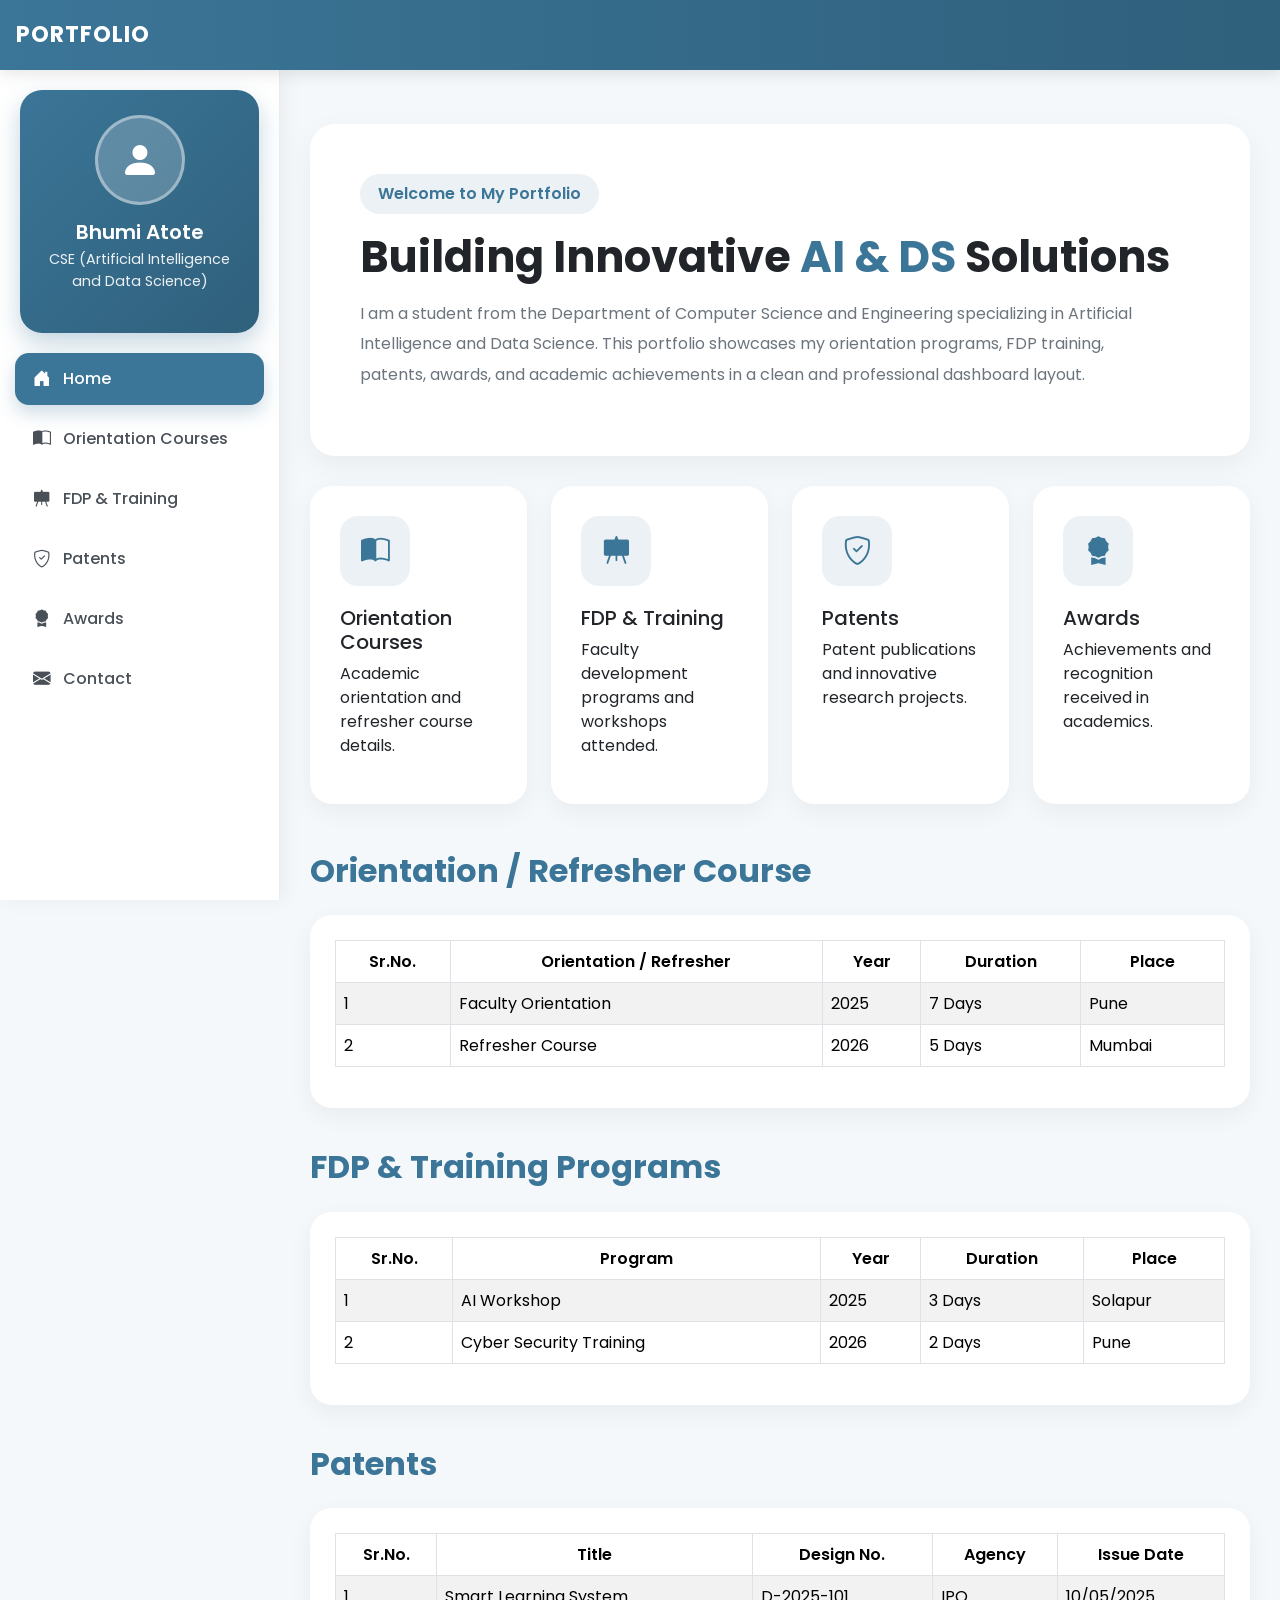
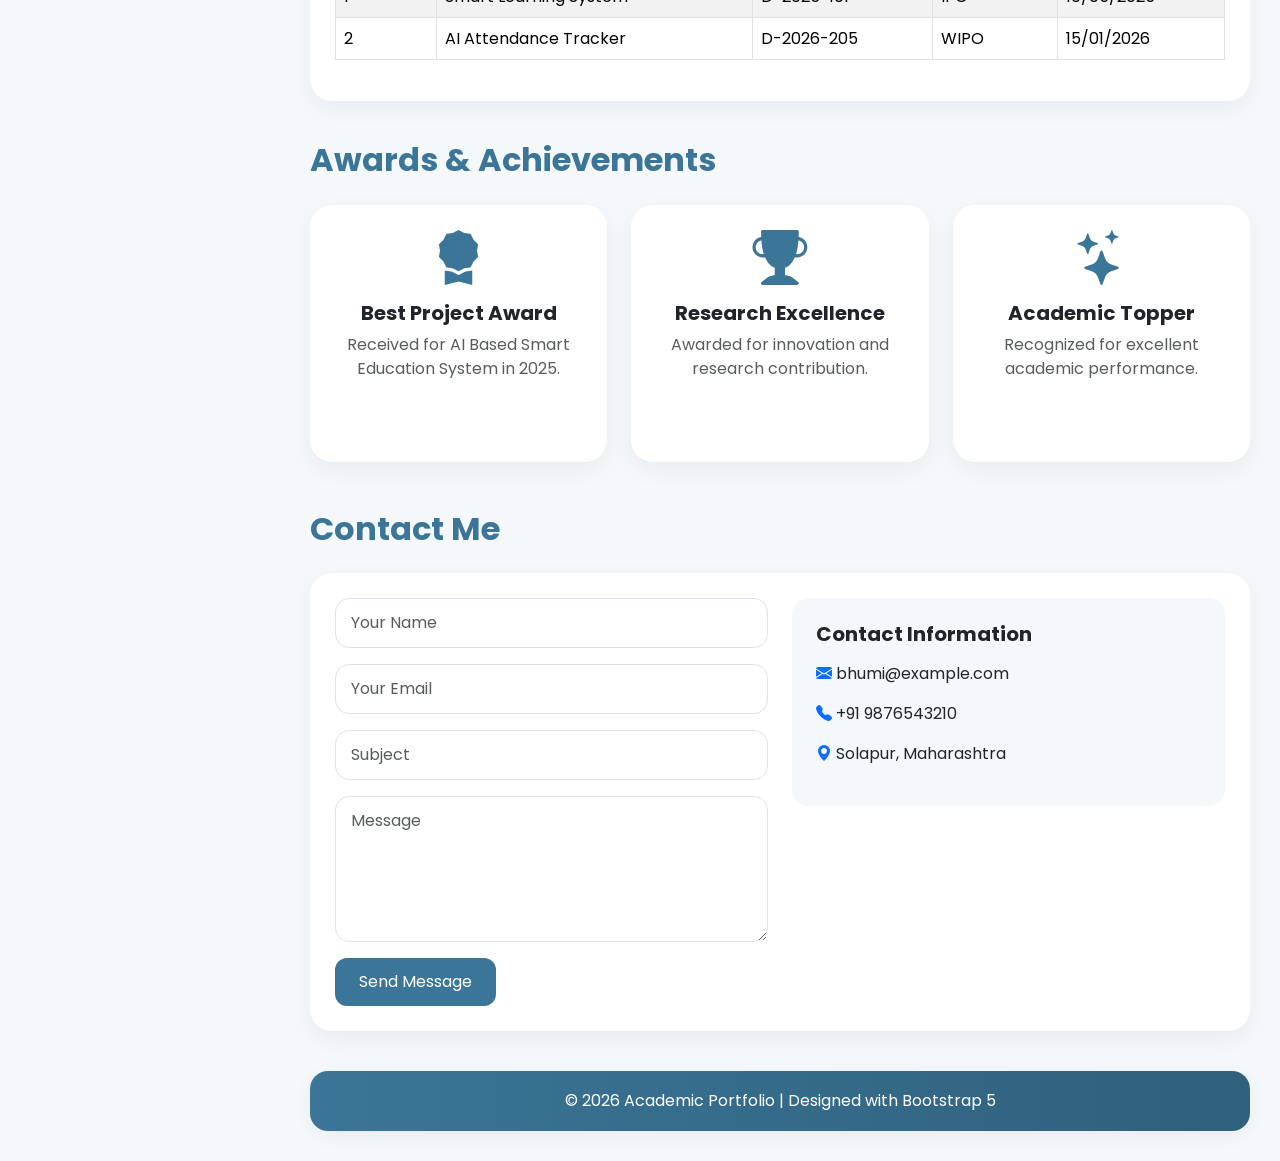
<file: index.html>
# Complete Student Portfolio Website (Single index.html File)

```html
<!DOCTYPE html>
<html lang="en">
<head>
  <meta charset="UTF-8" />
  <meta name="viewport" content="width=device-width, initial-scale=1.0"/>
  <title>Student Portfolio</title>

  <!-- Google Font -->
  <link href="https://fonts.googleapis.com/css2?family=Poppins:wght@300;400;500;600;700&display=swap" rel="stylesheet">

  <!-- Bootstrap CSS -->
  <link href="https://cdn.jsdelivr.net/npm/bootstrap@5.3.3/dist/css/bootstrap.min.css" rel="stylesheet">

  <!-- Bootstrap Icons -->
  <link href="https://cdn.jsdelivr.net/npm/bootstrap-icons@1.11.3/font/bootstrap-icons.css" rel="stylesheet">

  <style>

    :root{
      --primary:#3B7597;
      --primary-dark:#2f607c;
      --bg:#f5f8fb;
      --sidebar-width:280px;
      --topbar-height:70px;
    }

    *{
      margin:0;
      padding:0;
      box-sizing:border-box;
      font-family:'Poppins',sans-serif;
    }

    body{
      background:var(--bg);
      overflow-x:hidden;
    }

    html{
      scroll-behavior:smooth;
    }

    /* ================= NAVBAR ================= */

    .top-navbar{
      height:var(--topbar-height);
      background:linear-gradient(90deg,var(--primary),var(--primary-dark));
      box-shadow:0 4px 15px rgba(0,0,0,0.1);
      z-index:1050;
    }

    .navbar-brand{
      color:#fff !important;
      font-weight:700;
      font-size:1.4rem;
      letter-spacing:1px;
    }

    .menu-toggle{
      border:none;
      background:transparent;
      color:white;
      font-size:1.6rem;
    }

    /* ================= SIDEBAR ================= */

    .sidebar{
      position:fixed;
      top:var(--topbar-height);
      left:0;
      width:var(--sidebar-width);
      height:calc(100vh - var(--topbar-height));
      background:#fff;
      overflow-y:auto;
      border-right:1px solid #e8edf3;
      box-shadow:4px 0 20px rgba(0,0,0,0.05);
      transition:0.3s ease;
      z-index:1040;
    }

    .profile-card{
      margin:20px;
      padding:25px 20px;
      background:linear-gradient(135deg,var(--primary),var(--primary-dark));
      border-radius:22px;
      color:white;
      text-align:center;
      box-shadow:0 10px 25px rgba(59,117,151,0.3);
    }

    .profile-avatar{
      width:90px;
      height:90px;
      border-radius:50%;
      margin:auto;
      margin-bottom:15px;
      background:rgba(255,255,255,0.2);
      display:flex;
      align-items:center;
      justify-content:center;
      font-size:2.5rem;
      border:3px solid rgba(255,255,255,0.4);
    }

    .profile-card h5{
      font-weight:600;
      margin-bottom:5px;
    }

    .profile-card p{
      font-size:0.9rem;
      opacity:0.9;
    }

    .sidebar-menu{
      padding:0 15px 20px;
    }

    .sidebar-menu .nav-link{
      padding:14px 18px;
      border-radius:14px;
      color:#495057;
      font-weight:500;
      margin-bottom:8px;
      display:flex;
      align-items:center;
      transition:0.3s;
    }

    .sidebar-menu .nav-link i{
      margin-right:12px;
      font-size:1.1rem;
    }

    .sidebar-menu .nav-link:hover{
      background:rgba(59,117,151,0.1);
      color:var(--primary);
      transform:translateX(5px);
    }

    .sidebar-menu .nav-link.active{
      background:var(--primary);
      color:#fff;
      box-shadow:0 8px 18px rgba(59,117,151,0.25);
    }

    /* ================= MAIN CONTENT ================= */

    .main-content{
      margin-left:var(--sidebar-width);
      margin-top:var(--topbar-height);
      padding:30px;
      min-height:100vh;
    }

    /* ================= HERO SECTION ================= */

    .hero-card{
      background:#fff;
      border-radius:25px;
      padding:50px;
      box-shadow:0 10px 30px rgba(0,0,0,0.05);
      margin-bottom:30px;
    }

    .hero-badge{
      display:inline-block;
      background:rgba(59,117,151,0.1);
      color:var(--primary);
      padding:8px 18px;
      border-radius:50px;
      font-weight:600;
      margin-bottom:18px;
    }

    .hero-title{
      font-size:2.7rem;
      font-weight:700;
      margin-bottom:15px;
      color:#212529;
    }

    .hero-title span{
      color:var(--primary);
    }

    .hero-text{
      color:#6c757d;
      line-height:1.9;
      font-size:1rem;
      max-width:800px;
    }

    /* ================= INFO CARDS ================= */

    .info-card{
      background:#fff;
      border:none;
      border-radius:22px;
      padding:30px;
      box-shadow:0 8px 25px rgba(0,0,0,0.05);
      transition:0.3s ease;
      height:100%;
    }

    .info-card:hover{
      transform:translateY(-8px);
      box-shadow:0 14px 35px rgba(0,0,0,0.08);
    }

    .info-icon{
      width:70px;
      height:70px;
      border-radius:18px;
      background:rgba(59,117,151,0.1);
      color:var(--primary);
      display:flex;
      align-items:center;
      justify-content:center;
      font-size:1.8rem;
      margin-bottom:20px;
    }

    /* ================= TABLE SECTION ================= */

    .section-title{
      font-size:2rem;
      font-weight:700;
      color:#3B7597;
      margin-bottom:25px;
    }

    .card-box{
      background:#fff;
      padding:25px;
      border-radius:22px;
      box-shadow:0 8px 25px rgba(0,0,0,0.05);
      margin-bottom:40px;
      transition:0.3s;
    }

    .card-box:hover{
      transform:translateY(-5px);
      box-shadow:0 12px 30px rgba(0,0,0,0.08);
    }

    .table thead{
      background:#3B7597;
      color:#fff;
    }

    .table th{
      font-weight:600;
      text-align:center;
      vertical-align:middle;
    }

    .table td{
      vertical-align:middle;
    }

    .table tbody tr:hover{
      background:#f3f8fc;
    }

    .table td[contenteditable="true"]{
      outline:none;
    }

    /* ================= CONTACT ================= */

    .form-control{
      border-radius:14px;
      padding:12px 15px;
      border:1px solid #dce3ea;
    }

    .btn-primary{
      background:#3B7597;
      border:none;
      border-radius:12px;
      padding:12px 25px;
    }

    .btn-primary:hover{
      background:#2f607c;
    }

    /* ================= FOOTER ================= */

    .footer{
      margin-top:35px;
      background:linear-gradient(90deg,var(--primary),var(--primary-dark));
      padding:18px;
      border-radius:18px;
      text-align:center;
      color:#fff;
      box-shadow:0 5px 20px rgba(0,0,0,0.05);
    }

    /* ================= RESPONSIVE ================= */

    @media(max-width:991px){

      .sidebar{
        left:-100%;
      }

      .sidebar.show{
        left:0;
      }

      .main-content{
        margin-left:0;
      }

    }

    @media(max-width:576px){

      .hero-card{
        padding:30px 20px;
      }

      .hero-title{
        font-size:2rem;
      }

      .main-content{
        padding:20px;
      }

    }

  </style>
</head>

<body>

<!-- ================= NAVBAR ================= -->

<nav class="navbar top-navbar fixed-top px-3">

  <button class="menu-toggle d-lg-none" id="menuToggle">
    <i class="bi bi-list"></i>
  </button>

  <a class="navbar-brand mx-auto mx-lg-0" href="#">
    PORTFOLIO
  </a>

</nav>

<!-- ================= SIDEBAR ================= -->

<aside class="sidebar" id="sidebar">

  <div class="profile-card">

    <div class="profile-avatar">
      <i class="bi bi-person-fill"></i>
    </div>

    <h5>Bhumi Atote</h5>

    <p>
      CSE (Artificial Intelligence and Data Science)
    </p>

  </div>

  <nav class="sidebar-menu nav flex-column">

    <a href="#home" class="nav-link active">
      <i class="bi bi-house-door-fill"></i>
      Home
    </a>

    <a href="#orientation" class="nav-link">
      <i class="bi bi-book-half"></i>
      Orientation Courses
    </a>

    <a href="#fdp" class="nav-link">
      <i class="bi bi-easel-fill"></i>
      FDP & Training
    </a>

    <a href="#patents" class="nav-link">
      <i class="bi bi-shield-check"></i>
      Patents
    </a>

    <a href="#awards" class="nav-link">
      <i class="bi bi-award-fill"></i>
      Awards
    </a>

    <a href="#contact" class="nav-link">
      <i class="bi bi-envelope-fill"></i>
      Contact
    </a>

  </nav>

</aside>

<!-- ================= MAIN CONTENT ================= -->

<main class="main-content">

  <!-- HERO -->

  <section class="hero-card" id="home">

    <span class="hero-badge">
      Welcome to My Portfolio
    </span>

    <h1 class="hero-title">
      Building Innovative <span>AI & DS</span> Solutions
    </h1>

    <p class="hero-text">
      I am a student from the Department of Computer Science and Engineering specializing in Artificial Intelligence and Data Science. This portfolio showcases my orientation programs, FDP training, patents, awards, and academic achievements in a clean and professional dashboard layout.
    </p>

  </section>

  <!-- CARDS -->

  <div class="row g-4 mb-5">

    <div class="col-md-6 col-xl-3">
      <div class="info-card">
        <div class="info-icon">
          <i class="bi bi-book-half"></i>
        </div>
        <h5>Orientation Courses</h5>
        <p>Academic orientation and refresher course details.</p>
      </div>
    </div>

    <div class="col-md-6 col-xl-3">
      <div class="info-card">
        <div class="info-icon">
          <i class="bi bi-easel-fill"></i>
        </div>
        <h5>FDP & Training</h5>
        <p>Faculty development programs and workshops attended.</p>
      </div>
    </div>

    <div class="col-md-6 col-xl-3">
      <div class="info-card">
        <div class="info-icon">
          <i class="bi bi-shield-check"></i>
        </div>
        <h5>Patents</h5>
        <p>Patent publications and innovative research projects.</p>
      </div>
    </div>

    <div class="col-md-6 col-xl-3">
      <div class="info-card">
        <div class="info-icon">
          <i class="bi bi-award-fill"></i>
        </div>
        <h5>Awards</h5>
        <p>Achievements and recognition received in academics.</p>
      </div>
    </div>

  </div>

  <!-- ORIENTATION -->

  <section id="orientation">

    <h2 class="section-title">
      Orientation / Refresher Course
    </h2>

    <div class="card-box">

      <div class="table-responsive">

        <table class="table table-bordered table-striped align-middle">

          <thead>
            <tr>
              <th>Sr.No.</th>
              <th>Orientation / Refresher</th>
              <th>Year</th>
              <th>Duration</th>
              <th>Place</th>
            </tr>
          </thead>

          <tbody>

            <tr>
              <td contenteditable="true">1</td>
              <td contenteditable="true">Faculty Orientation</td>
              <td contenteditable="true">2025</td>
              <td contenteditable="true">7 Days</td>
              <td contenteditable="true">Pune</td>
            </tr>

            <tr>
              <td contenteditable="true">2</td>
              <td contenteditable="true">Refresher Course</td>
              <td contenteditable="true">2026</td>
              <td contenteditable="true">5 Days</td>
              <td contenteditable="true">Mumbai</td>
            </tr>

          </tbody>

        </table>

      </div>

    </div>

  </section>

  <!-- FDP -->

  <section id="fdp">

    <h2 class="section-title">
      FDP & Training Programs
    </h2>

    <div class="card-box">

      <div class="table-responsive">

        <table class="table table-bordered table-striped align-middle">

          <thead>
            <tr>
              <th>Sr.No.</th>
              <th>Program</th>
              <th>Year</th>
              <th>Duration</th>
              <th>Place</th>
            </tr>
          </thead>

          <tbody>

            <tr>
              <td contenteditable="true">1</td>
              <td contenteditable="true">AI Workshop</td>
              <td contenteditable="true">2025</td>
              <td contenteditable="true">3 Days</td>
              <td contenteditable="true">Solapur</td>
            </tr>

            <tr>
              <td contenteditable="true">2</td>
              <td contenteditable="true">Cyber Security Training</td>
              <td contenteditable="true">2026</td>
              <td contenteditable="true">2 Days</td>
              <td contenteditable="true">Pune</td>
            </tr>

          </tbody>

        </table>

      </div>

    </div>

  </section>

  <!-- PATENTS -->

  <section id="patents">

    <h2 class="section-title">
      Patents
    </h2>

    <div class="card-box">

      <div class="table-responsive">

        <table class="table table-bordered table-striped align-middle">

          <thead>
            <tr>
              <th>Sr.No.</th>
              <th>Title</th>
              <th>Design No.</th>
              <th>Agency</th>
              <th>Issue Date</th>
            </tr>
          </thead>

          <tbody>

            <tr>
              <td contenteditable="true">1</td>
              <td contenteditable="true">Smart Learning System</td>
              <td contenteditable="true">D-2025-101</td>
              <td contenteditable="true">IPO</td>
              <td contenteditable="true">10/05/2025</td>
            </tr>

            <tr>
              <td contenteditable="true">2</td>
              <td contenteditable="true">AI Attendance Tracker</td>
              <td contenteditable="true">D-2026-205</td>
              <td contenteditable="true">WIPO</td>
              <td contenteditable="true">15/01/2026</td>
            </tr>

          </tbody>

        </table>

      </div>

    </div>

  </section>

  <!-- AWARDS -->

  <section id="awards">

    <h2 class="section-title">
      Awards & Achievements
    </h2>

    <div class="row g-4">

      <div class="col-md-6 col-lg-4">

        <div class="card-box h-100 text-center">

          <i class="bi bi-award-fill"
             style="font-size:55px;color:#3B7597;">
          </i>

          <h5 class="mt-3 fw-bold">
            Best Project Award
          </h5>

          <p class="text-muted">
            Received for AI Based Smart Education System in 2025.
          </p>

        </div>

      </div>

      <div class="col-md-6 col-lg-4">

        <div class="card-box h-100 text-center">

          <i class="bi bi-trophy-fill"
             style="font-size:55px;color:#3B7597;">
          </i>

          <h5 class="mt-3 fw-bold">
            Research Excellence
          </h5>

          <p class="text-muted">
            Awarded for innovation and research contribution.
          </p>

        </div>

      </div>

      <div class="col-md-6 col-lg-4">

        <div class="card-box h-100 text-center">

          <i class="bi bi-stars"
             style="font-size:55px;color:#3B7597;">
          </i>

          <h5 class="mt-3 fw-bold">
            Academic Topper
          </h5>

          <p class="text-muted">
            Recognized for excellent academic performance.
          </p>

        </div>

      </div>

    </div>

  </section>

  <!-- CONTACT -->

  <section id="contact" class="mt-5">

    <h2 class="section-title">
      Contact Me
    </h2>

    <div class="card-box">

      <div class="row g-4">

        <div class="col-lg-6">

          <input type="text"
                 class="form-control mb-3"
                 placeholder="Your Name">

          <input type="email"
                 class="form-control mb-3"
                 placeholder="Your Email">

          <input type="text"
                 class="form-control mb-3"
                 placeholder="Subject">

          <textarea class="form-control mb-3"
                    rows="5"
                    placeholder="Message"></textarea>

          <button class="btn btn-primary px-4">
            Send Message
          </button>

        </div>

        <div class="col-lg-6">

          <div class="p-4 rounded-4"
               style="background:#f5f8fb;">

            <h5 class="fw-bold mb-3">
              Contact Information
            </h5>

            <p>
              <i class="bi bi-envelope-fill text-primary"></i>
              bhumi@example.com
            </p>

            <p>
              <i class="bi bi-telephone-fill text-primary"></i>
              +91 9876543210
            </p>

            <p>
              <i class="bi bi-geo-alt-fill text-primary"></i>
              Solapur, Maharashtra
            </p>

          </div>

        </div>

      </div>

    </div>

  </section>

  <!-- FOOTER -->

  <footer class="footer">
    © 2026 Academic Portfolio | Designed with Bootstrap 5
  </footer>

</main>

<!-- Bootstrap JS -->

<script src="https://cdn.jsdelivr.net/npm/bootstrap@5.3.3/dist/js/bootstrap.bundle.min.js"></script>

<script>

  const menuToggle = document.getElementById("menuToggle");
  const sidebar = document.getElementById("sidebar");

  menuToggle.addEventListener("click", () => {
    sidebar.classList.toggle("show");
  });

  document.addEventListener("click", function(e){

    if(
      window.innerWidth < 992 &&
      !sidebar.contains(e.target) &&
      !menuToggle.contains(e.target)
    ){
      sidebar.classList.remove("show");
    }

  });

</script>

</body>
</html>
</file>
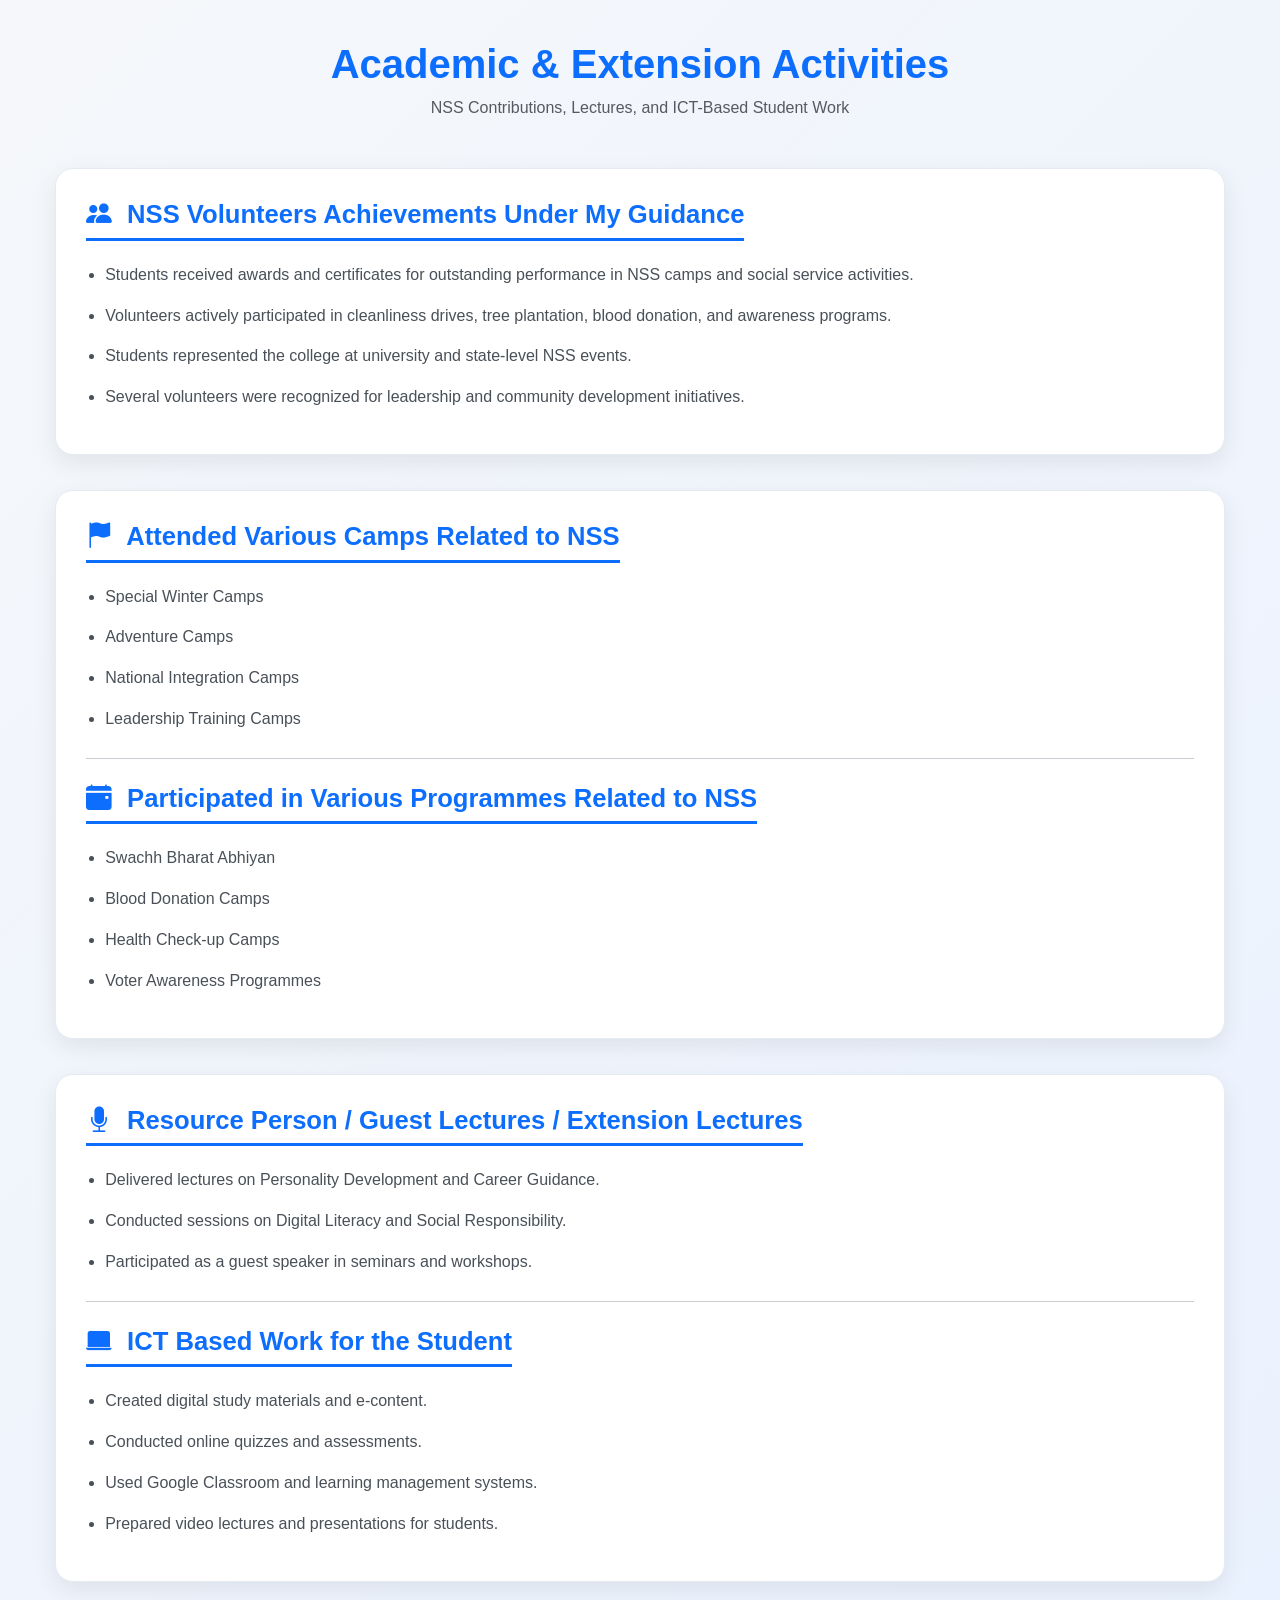
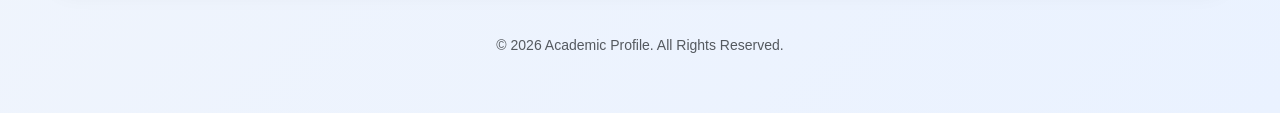
<file: Assi2.html>
<!DOCTYPE html>
<html lang="en">
<head>
    <!-- Basic Meta Tags -->
    <meta charset="UTF-8">
    <meta name="viewport" content="width=device-width, initial-scale=1.0">
    <title>NSS Activities Profile</title>

    <!-- Bootstrap 5 CSS CDN -->
    <link
        href="https://cdn.jsdelivr.net/npm/bootstrap@5.3.3/dist/css/bootstrap.min.css"
        rel="stylesheet"
    >

    <!-- Bootstrap Icons CDN -->
    <link
        rel="stylesheet"
        href="https://cdn.jsdelivr.net/npm/bootstrap-icons@1.11.3/font/bootstrap-icons.css"
    >

    <style>
        /* =====================================
           General Page Styling
        ===================================== */
        body {
            font-family: 'Segoe UI', Tahoma, Geneva, Verdana, sans-serif;
            background: linear-gradient(135deg, #f5f7fa, #eaf2ff);
            color: #2c3e50;
        }

        .main-container {
            max-width: 1200px;
            margin: 40px auto;
            padding: 0 15px;
        }

        /* =====================================
           Card Section Styling
        ===================================== */
        .profile-card {
            background: #ffffff;
            border-radius: 18px;
            padding: 30px;
            margin-bottom: 35px;
            border: 1px solid #e6ebf2;
            box-shadow: 0 8px 25px rgba(0, 0, 0, 0.08);
            transition: all 0.3s ease;
        }

        .profile-card:hover {
            transform: translateY(-3px);
            box-shadow: 0 12px 30px rgba(0, 0, 0, 0.12);
        }

        /* =====================================
           Section Heading
        ===================================== */
        .section-title {
            display: inline-block;
            font-size: 1.6rem;
            font-weight: 700;
            color: #0d6efd;
            margin-bottom: 20px;
            padding-bottom: 8px;
            border-bottom: 3px solid #0d6efd;
        }

        .section-title i {
            margin-right: 8px;
        }

        /* =====================================
           Table Styling
        ===================================== */
        .table {
            margin-bottom: 0;
            border-radius: 12px;
            overflow: hidden;
        }

        .table thead th {
            background: linear-gradient(90deg, #0d6efd, #0b5ed7);
            color: #ffffff;
            text-align: center;
            font-weight: 600;
            vertical-align: middle;
            padding: 14px;
            border: none;
        }

        .table tbody td {
            padding: 12px;
            vertical-align: middle;
        }

        /* Hover Effect */
        .table-hover tbody tr:hover {
            background-color: #eaf3ff;
            transition: background-color 0.3s ease;
        }

        /* Alternating Row Colors */
        .table-striped tbody tr:nth-of-type(odd) {
            background-color: #f8fbff;
        }

        /* List Styling */
        .activity-list {
            margin: 0;
            padding-left: 1.2rem;
        }

        .activity-list li {
            margin-bottom: 12px;
            line-height: 1.8;
            color: #495057;
        }

        /* =====================================
           Responsive Typography
        ===================================== */
        @media (max-width: 768px) {
            .profile-card {
                padding: 20px;
            }

            .section-title {
                font-size: 1.3rem;
            }

            .table {
                font-size: 0.9rem;
            }
        }

        @media (max-width: 576px) {
            .section-title {
                font-size: 1.1rem;
            }

            .table {
                font-size: 0.85rem;
            }
        }
    </style>
</head>
<body>

    <!-- Main Container -->
    <div class="container main-container">

        <!-- Page Header -->
        <header class="text-center mb-5">
            <h1 class="fw-bold text-primary">Academic & Extension Activities</h1>
            <p class="text-muted">
                NSS Contributions, Lectures, and ICT-Based Student Work
            </p>
        </header>

        <!-- =====================================
             Section 1: NSS Volunteers Achievements
        ====================================== -->
        <section class="profile-card">
            <h2 class="section-title">
                <i class="bi bi-people-fill"></i>
                NSS Volunteers Achievements Under My Guidance
            </h2>

            <ul class="activity-list">
                <li>Students received awards and certificates for outstanding performance in NSS camps and social service activities.</li>
                <li>Volunteers actively participated in cleanliness drives, tree plantation, blood donation, and awareness programs.</li>
                <li>Students represented the college at university and state-level NSS events.</li>
                <li>Several volunteers were recognized for leadership and community development initiatives.</li>
            </ul>
        </section>

        <!-- =====================================
             Section 2: NSS Camps and Programmes
        ====================================== -->
        <section class="profile-card">
            <h2 class="section-title">
                <i class="bi bi-flag-fill"></i>
                Attended Various Camps Related to NSS
            </h2>

            <ul class="activity-list">
                <li>Special Winter Camps</li>
                <li>Adventure Camps</li>
                <li>National Integration Camps</li>
                <li>Leadership Training Camps</li>
            </ul>

            <hr class="my-4">

            <h2 class="section-title">
                <i class="bi bi-calendar-event-fill"></i>
                Participated in Various Programmes Related to NSS
            </h2>

            <ul class="activity-list">
                <li>Swachh Bharat Abhiyan</li>
                <li>Blood Donation Camps</li>
                <li>Health Check-up Camps</li>
                <li>Voter Awareness Programmes</li>
            </ul>
        </section>

        <!-- =====================================
             Section 3: Lectures and ICT Work
        ====================================== -->
        <section class="profile-card">
            <h2 class="section-title">
                <i class="bi bi-mic-fill"></i>
                Resource Person / Guest Lectures / Extension Lectures
            </h2>

            <ul class="activity-list">
                <li>Delivered lectures on Personality Development and Career Guidance.</li>
                <li>Conducted sessions on Digital Literacy and Social Responsibility.</li>
                <li>Participated as a guest speaker in seminars and workshops.</li>
            </ul>

            <hr class="my-4">

            <h2 class="section-title">
                <i class="bi bi-laptop-fill"></i>
                ICT Based Work for the Student
            </h2>

            <ul class="activity-list">
                <li>Created digital study materials and e-content.</li>
                <li>Conducted online quizzes and assessments.</li>
                <li>Used Google Classroom and learning management systems.</li>
                <li>Prepared video lectures and presentations for students.</li>
            </ul>
        </section>

        <!-- Footer -->
        <footer class="text-center text-muted py-3">
            <small>&copy; 2026 Academic Profile. All Rights Reserved.</small>
        </footer>

    </div>

    <!-- Bootstrap 5 JS Bundle -->
    <script src="https://cdn.jsdelivr.net/npm/bootstrap@5.3.3/dist/js/bootstrap.bundle.min.js"></script>
</body>
</html>
</file>
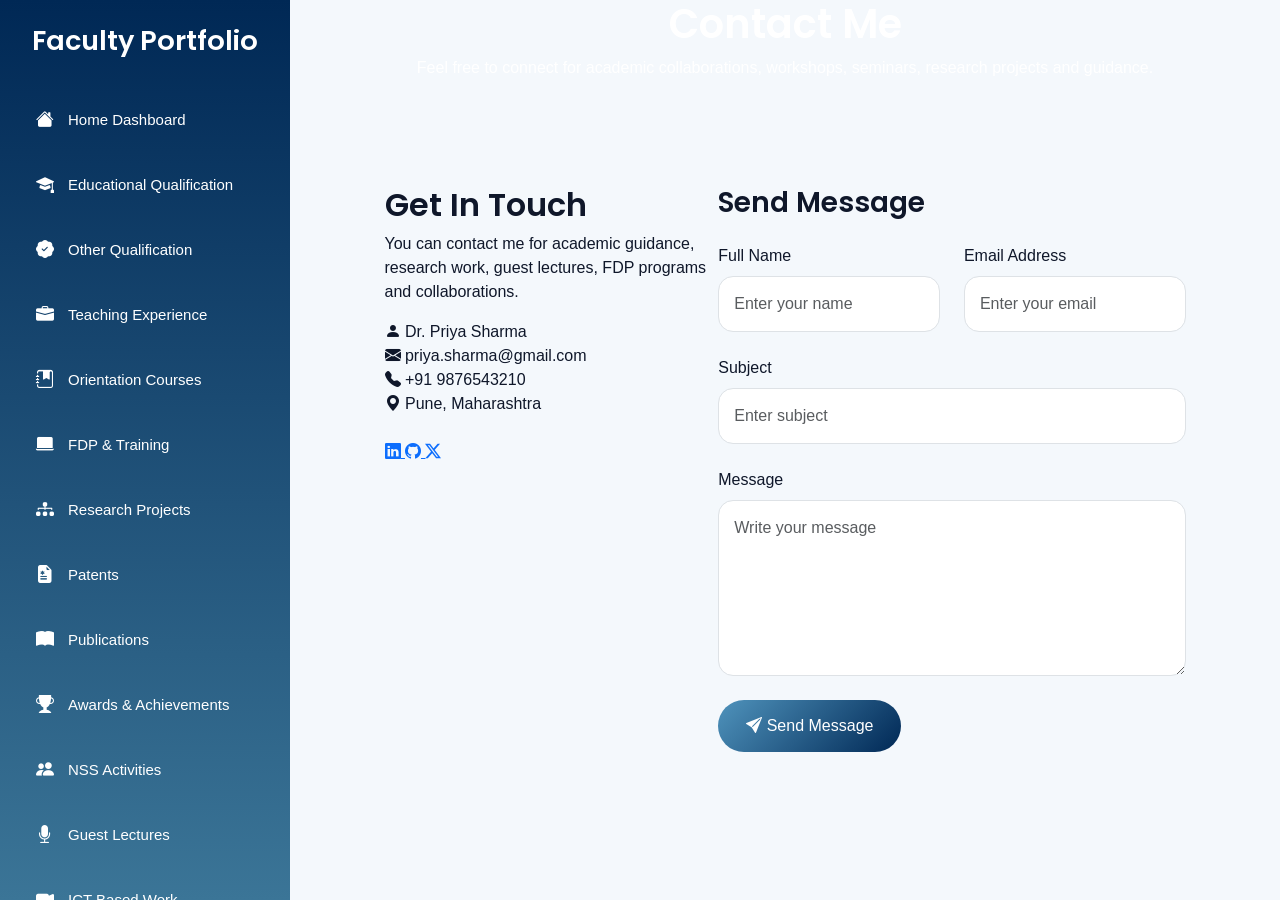
<file: contact.html>
<!DOCTYPE html>
<html lang="en">
<head>
    <meta charset="UTF-8" />
    <meta name="viewport" content="width=device-width, initial-scale=1.0"/>

    <title>Contact | Faculty Portfolio</title>

    <!-- Bootstrap -->
    <link href="https://cdn.jsdelivr.net/npm/bootstrap@5.3.3/dist/css/bootstrap.min.css" rel="stylesheet">

    <!-- Bootstrap Icons -->
    <link rel="stylesheet"
    href="https://cdn.jsdelivr.net/npm/bootstrap-icons@1.11.3/font/bootstrap-icons.min.css">

    <!-- Google Fonts -->
    <link href="https://fonts.googleapis.com/css2?family=Poppins:wght@400;500;600;700&display=swap" rel="stylesheet">

    <!-- CSS -->
    <link rel="stylesheet" href="style.css">
</head>
<body>

<!-- Sidebar -->
<div id="sidebar-container"></div>

<!-- Main Content -->
<main class="main-content">

    <!-- Contact Hero -->
    <section class="contact-hero">
        <div class="container text-center text-white">

            <h1>Contact Me</h1>

            <p>
                Feel free to connect for academic collaborations,
                workshops, seminars, research projects and guidance.
            </p>

        </div>
    </section>

    <!-- Contact Form Section -->
    <section class="section-padding">
        <div class="container">

            <div class="row justify-content-center">

                <div class="col-lg-10">

                    <div class="contact-main-card">

                        <div class="row g-0">

                            <!-- Left Side -->
                            <div class="col-lg-5">

                                <div class="contact-left">

                                    <h2>Get In Touch</h2>

                                    <p>
                                        You can contact me for academic
                                        guidance, research work, guest lectures,
                                        FDP programs and collaborations.
                                    </p>

                                    <div class="contact-detail">
                                        <i class="bi bi-person-fill"></i>
                                        <span>Dr. Priya Sharma</span>
                                    </div>

                                    <div class="contact-detail">
                                        <i class="bi bi-envelope-fill"></i>
                                        <span>priya.sharma@gmail.com</span>
                                    </div>

                                    <div class="contact-detail">
                                        <i class="bi bi-telephone-fill"></i>
                                        <span>+91 9876543210</span>
                                    </div>

                                    <div class="contact-detail">
                                        <i class="bi bi-geo-alt-fill"></i>
                                        <span>Pune, Maharashtra</span>
                                    </div>

                                    <div class="social-links mt-4">

                                        <a href="#">
                                            <i class="bi bi-linkedin"></i>
                                        </a>

                                        <a href="#">
                                            <i class="bi bi-github"></i>
                                        </a>

                                        <a href="#">
                                            <i class="bi bi-twitter-x"></i>
                                        </a>

                                    </div>

                                </div>

                            </div>

                            <!-- Right Side -->
                            <div class="col-lg-7">

                                <div class="contact-right">

                                    <h3 class="mb-4">
                                        Send Message
                                    </h3>

                                    <form>

                                        <div class="row">

                                            <div class="col-md-6 mb-4">

                                                <label class="form-label">
                                                    Full Name
                                                </label>

                                                <input type="text"
                                                class="form-control custom-input"
                                                placeholder="Enter your name">

                                            </div>

                                            <div class="col-md-6 mb-4">

                                                <label class="form-label">
                                                    Email Address
                                                </label>

                                                <input type="email"
                                                class="form-control custom-input"
                                                placeholder="Enter your email">

                                            </div>

                                        </div>

                                        <div class="mb-4">

                                            <label class="form-label">
                                                Subject
                                            </label>

                                            <input type="text"
                                            class="form-control custom-input"
                                            placeholder="Enter subject">

                                        </div>

                                        <div class="mb-4">

                                            <label class="form-label">
                                                Message
                                            </label>

                                            <textarea rows="6"
                                            class="form-control custom-input"
                                            placeholder="Write your message"></textarea>

                                        </div>

                                        <button type="submit"
                                        class="btn btn-gradient">

                                            <i class="bi bi-send-fill"></i>
                                            Send Message

                                        </button>

                                    </form>

                                </div>

                            </div>

                        </div>

                    </div>

                </div>

            </div>

        </div>
    </section>

</main>

<!-- Bootstrap JS -->
<script src="https://cdn.jsdelivr.net/npm/bootstrap@5.3.3/dist/js/bootstrap.bundle.min.js"></script>

<!-- JS -->
<script src="script.js"></script>

</body>
</html>
</file>
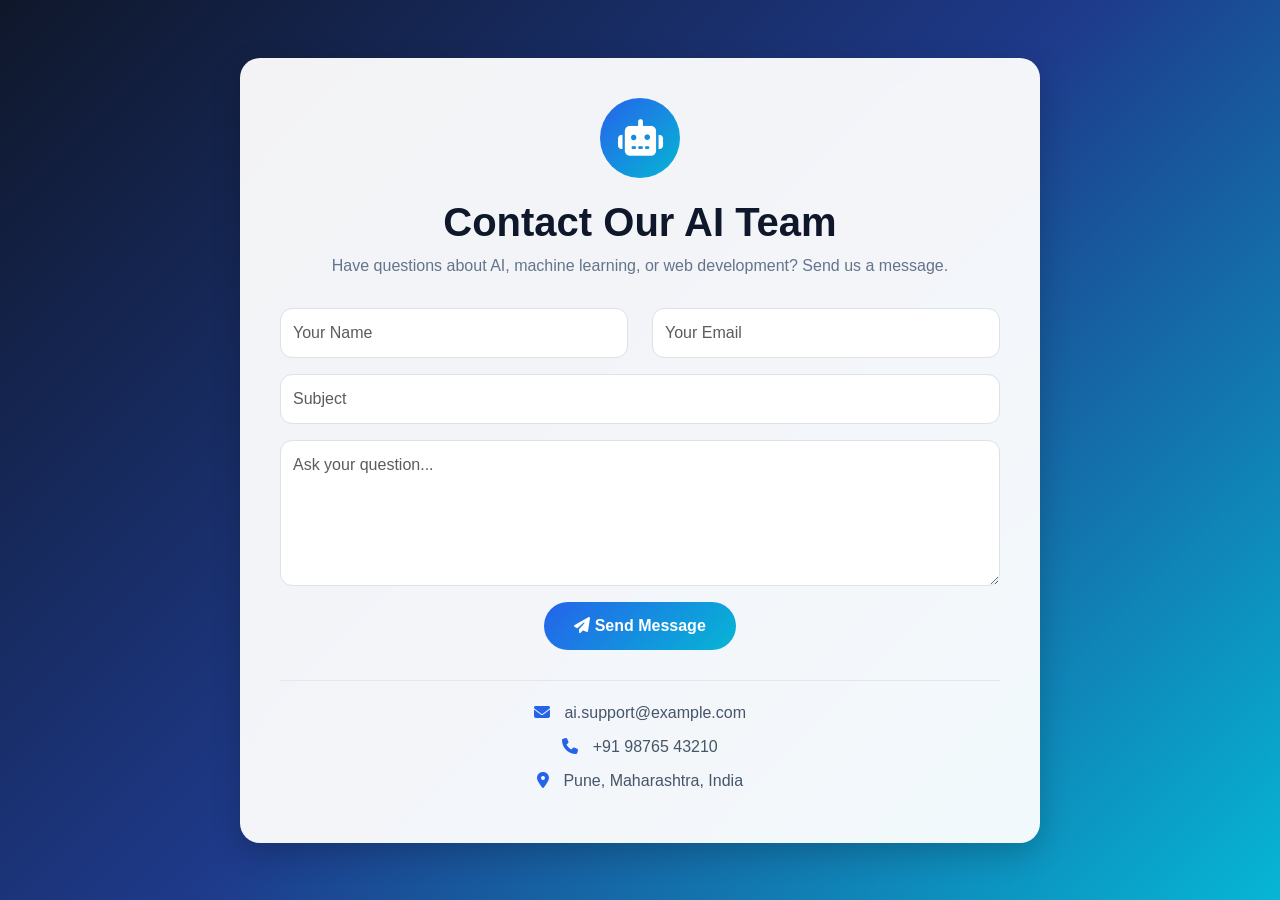
<file: contact1.html>
<!DOCTYPE html>
<html lang="en">
<head>
  <meta charset="UTF-8" />
  <meta name="viewport" content="width=device-width, initial-scale=1.0" />
  <title>AI Contact Page</title>

  <!-- Bootstrap 5 -->
  <link href="https://cdn.jsdelivr.net/npm/bootstrap@5.3.3/dist/css/bootstrap.min.css" rel="stylesheet" />

  <!-- Font Awesome -->
  <link rel="stylesheet"
    href="https://cdnjs.cloudflare.com/ajax/libs/font-awesome/6.5.1/css/all.min.css" />

  <style>
    body {
      font-family: Arial, sans-serif;
      background: linear-gradient(135deg, #0f172a, #1e3a8a, #06b6d4);
      min-height: 100vh;
      display: flex;
      align-items: center;
      justify-content: center;
      padding: 20px;
    }

    .contact-card {
      background: rgba(255, 255, 255, 0.95);
      backdrop-filter: blur(10px);
      border-radius: 20px;
      box-shadow: 0 10px 30px rgba(0, 0, 0, 0.2);
      padding: 40px;
      width: 100%;
      max-width: 800px;
    }

    .ai-icon {
      width: 80px;
      height: 80px;
      border-radius: 50%;
      background: linear-gradient(135deg, #2563eb, #06b6d4);
      color: white;
      display: flex;
      align-items: center;
      justify-content: center;
      font-size: 36px;
      margin: 0 auto 20px;
    }

    h1 {
      font-weight: bold;
      color: #0f172a;
    }

    .subtitle {
      color: #64748b;
      margin-bottom: 30px;
    }

    .form-control {
      border-radius: 12px;
      padding: 12px;
    }

    .form-control:focus {
      box-shadow: 0 0 0 0.2rem rgba(37, 99, 235, 0.2);
      border-color: #2563eb;
    }

    .btn-ai {
      background: linear-gradient(135deg, #2563eb, #06b6d4);
      color: white;
      border: none;
      border-radius: 30px;
      padding: 12px 30px;
      font-weight: 600;
      transition: 0.3s;
    }

    .btn-ai:hover {
      transform: translateY(-2px);
      color: white;
      box-shadow: 0 8px 20px rgba(37, 99, 235, 0.3);
    }

    .contact-info {
      margin-top: 30px;
      padding-top: 20px;
      border-top: 1px solid #e5e7eb;
    }

    .contact-info p {
      margin-bottom: 10px;
      color: #475569;
    }

    .contact-info i {
      color: #2563eb;
      margin-right: 10px;
    }
  </style>
</head>
<body>

  <section class="contact-card">
    <div class="ai-icon">
      <i class="fa-solid fa-robot"></i>
    </div>

    <h1 class="text-center">Contact Our AI Team</h1>
    <p class="text-center subtitle">
      Have questions about AI, machine learning, or web development? Send us a message.
    </p>

    <form>
      <div class="row">
        <div class="col-md-6 mb-3">
          <input type="text" class="form-control" placeholder="Your Name" required>
        </div>
        <div class="col-md-6 mb-3">
          <input type="email" class="form-control" placeholder="Your Email" required>
        </div>
      </div>

      <div class="mb-3">
        <input type="text" class="form-control" placeholder="Subject" required>
      </div>

      <div class="mb-3">
        <textarea class="form-control" rows="5" placeholder="Ask your question..." required></textarea>
      </div>

      <div class="text-center">
        <button type="submit" class="btn btn-ai">
          <i class="fa-solid fa-paper-plane"></i> Send Message
        </button>
      </div>
    </form>

    <div class="contact-info text-center">
      <p><i class="fa-solid fa-envelope"></i> ai.support@example.com</p>
      <p><i class="fa-solid fa-phone"></i> +91 98765 43210</p>
      <p><i class="fa-solid fa-location-dot"></i> Pune, Maharashtra, India</p>
    </div>
  </section>

</body>
</html>
</file>
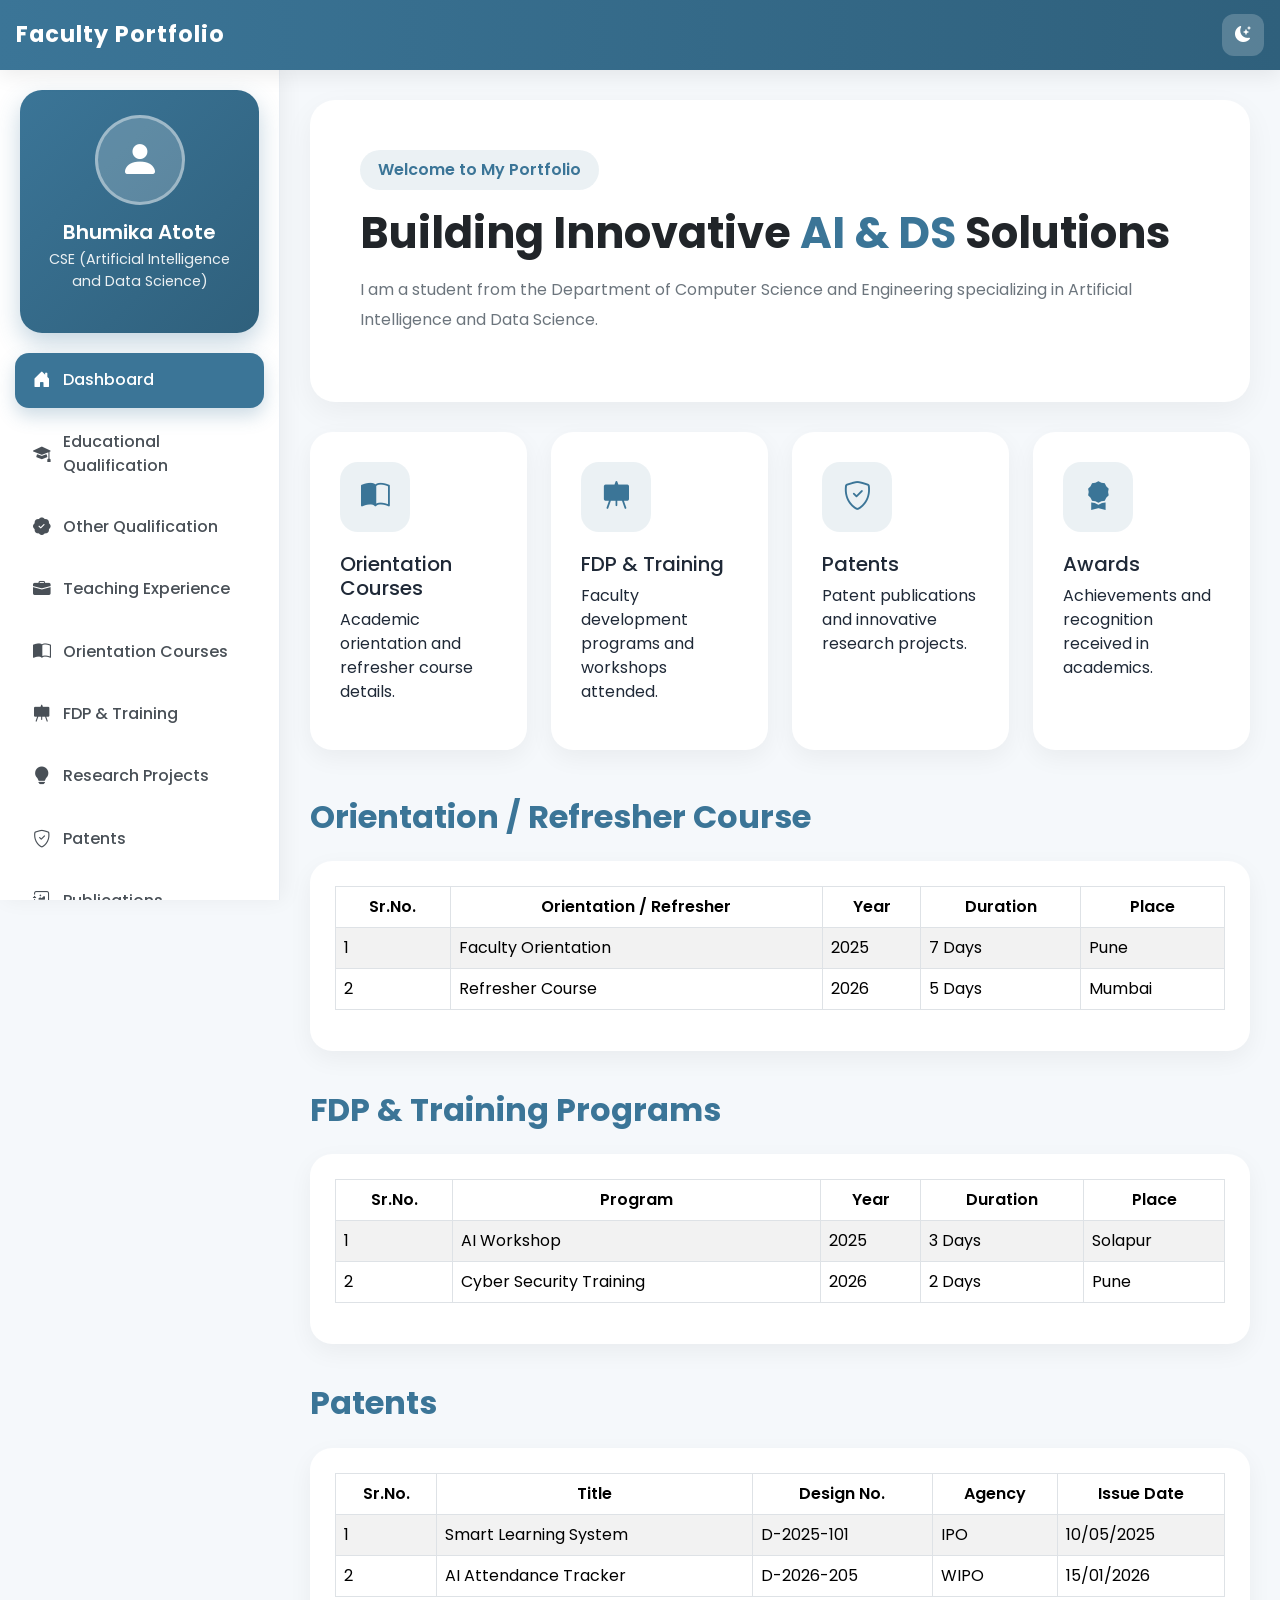
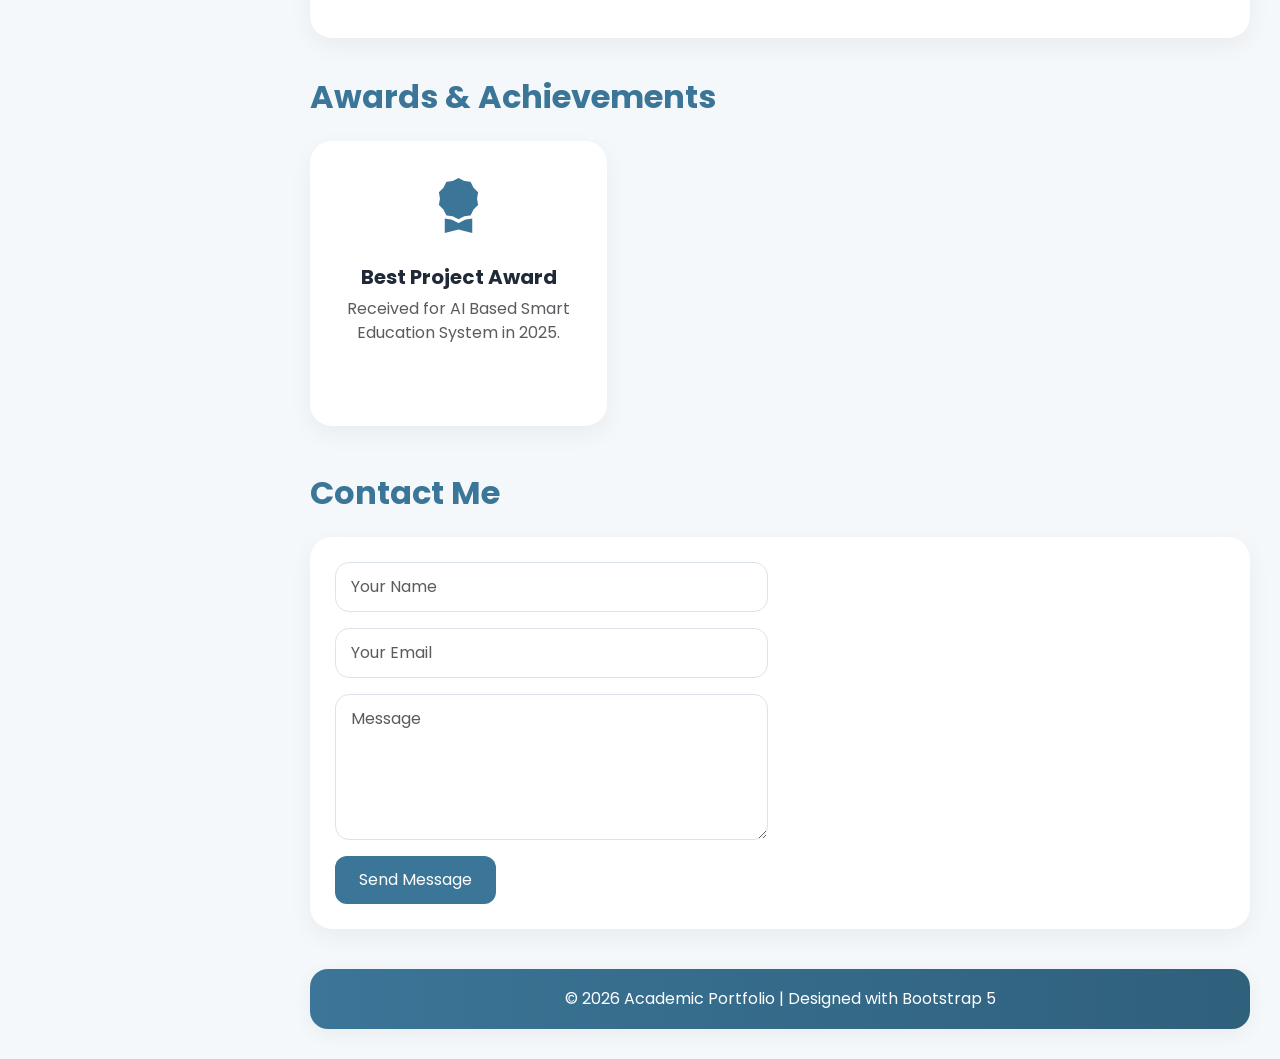
<file: header.html>
<!DOCTYPE html>
<html lang="en">
<head>
  <meta charset="UTF-8" />
  <meta name="viewport" content="width=device-width, initial-scale=1.0"/>
  <title>Faculty Portfolio Dashboard</title>

  <!-- Google Font -->
  <link href="https://fonts.googleapis.com/css2?family=Poppins:wght@300;400;500;600;700&display=swap" rel="stylesheet">

  <!-- Bootstrap CSS -->
  <link href="https://cdn.jsdelivr.net/npm/bootstrap@5.3.3/dist/css/bootstrap.min.css" rel="stylesheet">

  <!-- Bootstrap Icons -->
  <link href="https://cdn.jsdelivr.net/npm/bootstrap-icons@1.11.3/font/bootstrap-icons.css" rel="stylesheet">

  <style>

    :root{
      --primary:#3B7597;
      --primary-dark:#2f607c;
      --bg:#f5f8fb;
      --sidebar-width:280px;
      --topbar-height:70px;
    }

    *{
      margin:0;
      padding:0;
      box-sizing:border-box;
      font-family:'Poppins',sans-serif;
    }

    html{
      scroll-behavior:smooth;
    }

    body{
      background:var(--bg);
      overflow-x:hidden;
      color:#1f2937;
    }

    /* ================= NAVBAR ================= */

    .top-navbar{
      height:var(--topbar-height);
      background:linear-gradient(90deg,var(--primary),var(--primary-dark));
      box-shadow:0 5px 20px rgba(0,0,0,0.08);
      z-index:1050;
    }

    .navbar-brand{
      color:#fff !important;
      font-weight:700;
      font-size:1.4rem;
      letter-spacing:1px;
    }

    .menu-toggle{
      border:none;
      background:transparent;
      color:white;
      font-size:1.6rem;
    }

    .dark-btn{
      width:42px;
      height:42px;
      border:none;
      border-radius:12px;
      background:rgba(255,255,255,0.2);
      color:#fff;
      transition:0.3s;
    }

    .dark-btn:hover{
      transform:scale(1.05);
    }

    /* ================= SIDEBAR ================= */

    .sidebar{
      position:fixed;
      top:var(--topbar-height);
      left:0;
      width:var(--sidebar-width);
      height:calc(100vh - var(--topbar-height));
      background:#fff;
      overflow-y:auto;
      border-right:1px solid #e8edf3;
      box-shadow:4px 0 20px rgba(0,0,0,0.05);
      transition:0.3s ease;
      z-index:1040;
    }

    .profile-card{
      margin:20px;
      padding:25px 20px;
      background:linear-gradient(135deg,var(--primary),var(--primary-dark));
      border-radius:22px;
      color:white;
      text-align:center;
      box-shadow:0 10px 25px rgba(59,117,151,0.3);
    }

    .profile-avatar{
      width:90px;
      height:90px;
      border-radius:50%;
      margin:auto;
      margin-bottom:15px;
      background:rgba(255,255,255,0.2);
      display:flex;
      align-items:center;
      justify-content:center;
      font-size:2.5rem;
      border:3px solid rgba(255,255,255,0.4);
    }

    .profile-card h5{
      font-weight:600;
      margin-bottom:5px;
    }

    .profile-card p{
      font-size:0.9rem;
      opacity:0.9;
    }

    .sidebar-menu{
      padding:0 15px 20px;
    }

    .sidebar-menu .nav-link{
      padding:14px 18px;
      border-radius:14px;
      color:#495057;
      font-weight:500;
      margin-bottom:8px;
      display:flex;
      align-items:center;
      transition:0.3s;
      gap:12px;
    }

    .sidebar-menu .nav-link i{
      font-size:1.1rem;
    }

    .sidebar-menu .nav-link:hover{
      background:rgba(59,117,151,0.1);
      color:var(--primary);
      transform:translateX(5px);
    }

    .sidebar-menu .nav-link.active{
      background:var(--primary);
      color:#fff;
      box-shadow:0 8px 18px rgba(59,117,151,0.25);
    }

    /* ================= MAIN CONTENT ================= */

    .main-content{
      margin-left:var(--sidebar-width);
      margin-top:var(--topbar-height);
      padding:30px;
      min-height:100vh;
    }

    /* ================= HERO ================= */

    .hero-card{
      background:#fff;
      border-radius:25px;
      padding:50px;
      box-shadow:0 10px 30px rgba(0,0,0,0.05);
      margin-bottom:30px;
    }

    .hero-badge{
      display:inline-block;
      background:rgba(59,117,151,0.1);
      color:var(--primary);
      padding:8px 18px;
      border-radius:50px;
      font-weight:600;
      margin-bottom:18px;
    }

    .hero-title{
      font-size:2.7rem;
      font-weight:700;
      margin-bottom:15px;
      color:#212529;
    }

    .hero-title span{
      color:var(--primary);
    }

    .hero-text{
      color:#6c757d;
      line-height:1.9;
      font-size:1rem;
      max-width:800px;
    }

    /* ================= INFO CARDS ================= */

    .info-card{
      background:#fff;
      border:none;
      border-radius:22px;
      padding:30px;
      box-shadow:0 8px 25px rgba(0,0,0,0.05);
      transition:0.3s ease;
      height:100%;
    }

    .info-card:hover{
      transform:translateY(-8px);
      box-shadow:0 14px 35px rgba(0,0,0,0.08);
    }

    .info-icon{
      width:70px;
      height:70px;
      border-radius:18px;
      background:rgba(59,117,151,0.1);
      color:var(--primary);
      display:flex;
      align-items:center;
      justify-content:center;
      font-size:1.8rem;
      margin-bottom:20px;
    }

    /* ================= SECTION ================= */

    .section-title{
      font-size:2rem;
      font-weight:700;
      color:#3B7597;
      margin-bottom:25px;
    }

    .card-box{
      background:#fff;
      padding:25px;
      border-radius:22px;
      box-shadow:0 8px 25px rgba(0,0,0,0.05);
      margin-bottom:40px;
      transition:0.3s;
    }

    .card-box:hover{
      transform:translateY(-5px);
      box-shadow:0 12px 30px rgba(0,0,0,0.08);
    }

    /* ================= TABLE ================= */

    .table thead{
      background:#3B7597;
      color:#fff;
    }

    .table th{
      font-weight:600;
      text-align:center;
      vertical-align:middle;
    }

    .table td{
      vertical-align:middle;
    }

    .table tbody tr:hover{
      background:#f3f8fc;
    }

    .table td[contenteditable="true"]{
      outline:none;
    }

    /* ================= TIMELINE ================= */

    .timeline{
      border-left:4px solid var(--primary);
      padding-left:25px;
      margin-left:10px;
    }

    .timeline-item{
      position:relative;
      margin-bottom:30px;
    }

    .timeline-item::before{
      content:'';
      position:absolute;
      width:16px;
      height:16px;
      background:var(--primary);
      border-radius:50%;
      left:-34px;
      top:5px;
    }

    /* ================= GALLERY ================= */

    .gallery-card{
      overflow:hidden;
      border-radius:20px;
      transition:0.3s;
    }

    .gallery-card img{
      width:100%;
      height:220px;
      object-fit:cover;
    }

    .gallery-card:hover{
      transform:scale(1.03);
    }

    /* ================= CONTACT ================= */

    .form-control{
      border-radius:14px;
      padding:12px 15px;
      border:1px solid #dce3ea;
    }

    .btn-primary{
      background:#3B7597;
      border:none;
      border-radius:12px;
      padding:12px 25px;
    }

    .btn-primary:hover{
      background:#2f607c;
    }

    /* ================= FOOTER ================= */

    .footer{
      margin-top:35px;
      background:linear-gradient(90deg,var(--primary),var(--primary-dark));
      padding:18px;
      border-radius:18px;
      text-align:center;
      color:#fff;
      box-shadow:0 5px 20px rgba(0,0,0,0.05);
    }

    /* ================= DARK MODE ================= */

    .dark-mode{
      background:#111827;
      color:#fff;
    }

    .dark-mode .sidebar,
    .dark-mode .card-box,
    .dark-mode .hero-card,
    .dark-mode .info-card{
      background:#1f2937;
      color:#fff;
    }

    .dark-mode .hero-text,
    .dark-mode p{
      color:#d1d5db !important;
    }

    .dark-mode .table{
      color:#fff;
    }

    /* ================= RESPONSIVE ================= */

    @media(max-width:991px){

      .sidebar{
        left:-100%;
      }

      .sidebar.show{
        left:0;
      }

      .main-content{
        margin-left:0;
      }

    }

    @media(max-width:576px){

      .hero-card{
        padding:30px 20px;
      }

      .hero-title{
        font-size:2rem;
      }

      .main-content{
        padding:20px;
      }

    }

  </style>
</head>

<body>

<!-- ================= NAVBAR ================= -->

<nav class="navbar top-navbar fixed-top px-3">

  <button class="menu-toggle d-lg-none" id="menuToggle">
    <i class="bi bi-list"></i>
  </button>

  <a class="navbar-brand" href="#">
    Faculty Portfolio
  </a>

  <div class="ms-auto">
    <button class="dark-btn" onclick="toggleDarkMode()">
      <i class="bi bi-moon-stars-fill"></i>
    </button>
  </div>

</nav>

<!-- ================= SIDEBAR ================= -->

<aside class="sidebar" id="sidebar">

  <div class="profile-card">

    <div class="profile-avatar">
      <i class="bi bi-person-fill"></i>
    </div>

    <h5>Bhumika Atote</h5>

    <p>
      CSE (Artificial Intelligence and Data Science)
    </p>

  </div>

  <nav class="sidebar-menu nav flex-column">

    <a href="#home" class="nav-link active">
      <i class="bi bi-house-door-fill"></i>
      Dashboard
    </a>

    <a href="#education" class="nav-link">
      <i class="bi bi-mortarboard-fill"></i>
      Educational Qualification
    </a>

    <a href="#other" class="nav-link">
      <i class="bi bi-patch-check-fill"></i>
      Other Qualification
    </a>

    <a href="#experience" class="nav-link">
      <i class="bi bi-briefcase-fill"></i>
      Teaching Experience
    </a>

    <a href="#orientation" class="nav-link">
      <i class="bi bi-book-half"></i>
      Orientation Courses
    </a>

    <a href="#fdp" class="nav-link">
      <i class="bi bi-easel-fill"></i>
      FDP & Training
    </a>

    <a href="#research" class="nav-link">
      <i class="bi bi-lightbulb-fill"></i>
      Research Projects
    </a>

    <a href="#patents" class="nav-link">
      <i class="bi bi-shield-check"></i>
      Patents
    </a>

    <a href="#publications" class="nav-link">
      <i class="bi bi-journal-richtext"></i>
      Publications
    </a>

    <a href="#conference" class="nav-link">
      <i class="bi bi-people-fill"></i>
      Conferences
    </a>

    <a href="#awards" class="nav-link">
      <i class="bi bi-award-fill"></i>
      Awards
    </a>

    <a href="#guest" class="nav-link">
      <i class="bi bi-mic-fill"></i>
      Guest Lectures
    </a>

    <a href="#ict" class="nav-link">
      <i class="bi bi-pc-display"></i>
      ICT Work
    </a>

    <a href="#membership" class="nav-link">
      <i class="bi bi-person-badge-fill"></i>
      Memberships
    </a>

    <a href="#exam" class="nav-link">
      <i class="bi bi-file-earmark-text-fill"></i>
      Exam Duties
    </a>

    <a href="#activities" class="nav-link">
      <i class="bi bi-stars"></i>
      Co-Curricular Activities
    </a>

    <a href="#contact" class="nav-link">
      <i class="bi bi-envelope-fill"></i>
      Contact
    </a>

  </nav>

</aside>

<!-- ================= MAIN CONTENT ================= -->

<main class="main-content">

  <!-- HERO -->

  <section class="hero-card" id="home">

    <span class="hero-badge">
      Welcome to My Portfolio
    </span>

    <h1 class="hero-title">
      Building Innovative <span>AI & DS</span> Solutions
    </h1>

    <p class="hero-text">
      I am a student from the Department of Computer Science and Engineering specializing in Artificial Intelligence and Data Science.
    </p>

  </section>

  <!-- INFO CARDS -->

  <div class="row g-4 mb-5">

    <div class="col-md-6 col-xl-3">
      <div class="info-card">
        <div class="info-icon">
          <i class="bi bi-book-half"></i>
        </div>
        <h5>Orientation Courses</h5>
        <p>Academic orientation and refresher course details.</p>
      </div>
    </div>

    <div class="col-md-6 col-xl-3">
      <div class="info-card">
        <div class="info-icon">
          <i class="bi bi-easel-fill"></i>
        </div>
        <h5>FDP & Training</h5>
        <p>Faculty development programs and workshops attended.</p>
      </div>
    </div>

    <div class="col-md-6 col-xl-3">
      <div class="info-card">
        <div class="info-icon">
          <i class="bi bi-shield-check"></i>
        </div>
        <h5>Patents</h5>
        <p>Patent publications and innovative research projects.</p>
      </div>
    </div>

    <div class="col-md-6 col-xl-3">
      <div class="info-card">
        <div class="info-icon">
          <i class="bi bi-award-fill"></i>
        </div>
        <h5>Awards</h5>
        <p>Achievements and recognition received in academics.</p>
      </div>
    </div>

  </div>

  <!-- ORIENTATION -->

  <section id="orientation">

    <h2 class="section-title">
      Orientation / Refresher Course
    </h2>

    <div class="card-box">

      <div class="table-responsive">

        <table class="table table-bordered table-striped align-middle">

          <thead>
            <tr>
              <th>Sr.No.</th>
              <th>Orientation / Refresher</th>
              <th>Year</th>
              <th>Duration</th>
              <th>Place</th>
            </tr>
          </thead>

          <tbody>

            <tr>
              <td contenteditable="true">1</td>
              <td contenteditable="true">Faculty Orientation</td>
              <td contenteditable="true">2025</td>
              <td contenteditable="true">7 Days</td>
              <td contenteditable="true">Pune</td>
            </tr>

            <tr>
              <td contenteditable="true">2</td>
              <td contenteditable="true">Refresher Course</td>
              <td contenteditable="true">2026</td>
              <td contenteditable="true">5 Days</td>
              <td contenteditable="true">Mumbai</td>
            </tr>

          </tbody>

        </table>

      </div>

    </div>

  </section>

  <!-- FDP -->

  <section id="fdp">

    <h2 class="section-title">
      FDP & Training Programs
    </h2>

    <div class="card-box">

      <div class="table-responsive">

        <table class="table table-bordered table-striped align-middle">

          <thead>
            <tr>
              <th>Sr.No.</th>
              <th>Program</th>
              <th>Year</th>
              <th>Duration</th>
              <th>Place</th>
            </tr>
          </thead>

          <tbody>

            <tr>
              <td contenteditable="true">1</td>
              <td contenteditable="true">AI Workshop</td>
              <td contenteditable="true">2025</td>
              <td contenteditable="true">3 Days</td>
              <td contenteditable="true">Solapur</td>
            </tr>

            <tr>
              <td contenteditable="true">2</td>
              <td contenteditable="true">Cyber Security Training</td>
              <td contenteditable="true">2026</td>
              <td contenteditable="true">2 Days</td>
              <td contenteditable="true">Pune</td>
            </tr>

          </tbody>

        </table>

      </div>

    </div>

  </section>

  <!-- PATENTS -->

  <section id="patents">

    <h2 class="section-title">
      Patents
    </h2>

    <div class="card-box">

      <div class="table-responsive">

        <table class="table table-bordered table-striped align-middle">

          <thead>
            <tr>
              <th>Sr.No.</th>
              <th>Title</th>
              <th>Design No.</th>
              <th>Agency</th>
              <th>Issue Date</th>
            </tr>
          </thead>

          <tbody>

            <tr>
              <td contenteditable="true">1</td>
              <td contenteditable="true">Smart Learning System</td>
              <td contenteditable="true">D-2025-101</td>
              <td contenteditable="true">IPO</td>
              <td contenteditable="true">10/05/2025</td>
            </tr>

            <tr>
              <td contenteditable="true">2</td>
              <td contenteditable="true">AI Attendance Tracker</td>
              <td contenteditable="true">D-2026-205</td>
              <td contenteditable="true">WIPO</td>
              <td contenteditable="true">15/01/2026</td>
            </tr>

          </tbody>

        </table>

      </div>

    </div>

  </section>

  <!-- AWARDS -->

  <section id="awards">

    <h2 class="section-title">
      Awards & Achievements
    </h2>

    <div class="row g-4">

      <div class="col-md-6 col-lg-4">

        <div class="card-box h-100 text-center">

          <i class="bi bi-award-fill"
             style="font-size:55px;color:#3B7597;">
          </i>

          <h5 class="mt-3 fw-bold">
            Best Project Award
          </h5>

          <p class="text-muted">
            Received for AI Based Smart Education System in 2025.
          </p>

        </div>

      </div>

    </div>

  </section>

  <!-- CONTACT -->

  <section id="contact" class="mt-5">

    <h2 class="section-title">
      Contact Me
    </h2>

    <div class="card-box">

      <div class="row g-4">

        <div class="col-lg-6">

          <input type="text"
                 class="form-control mb-3"
                 placeholder="Your Name">

          <input type="email"
                 class="form-control mb-3"
                 placeholder="Your Email">

          <textarea class="form-control mb-3"
                    rows="5"
                    placeholder="Message"></textarea>

          <button class="btn btn-primary px-4">
            Send Message
          </button>

        </div>

      </div>

    </div>

  </section>

  <!-- FOOTER -->

  <footer class="footer">
    © 2026 Academic Portfolio | Designed with Bootstrap 5
  </footer>

</main>

<!-- Bootstrap JS -->

<script src="https://cdn.jsdelivr.net/npm/bootstrap@5.3.3/dist/js/bootstrap.bundle.min.js"></script>

<script>

  const menuToggle = document.getElementById("menuToggle");
  const sidebar = document.getElementById("sidebar");

  menuToggle.addEventListener("click", () => {
    sidebar.classList.toggle("show");
  });

  document.addEventListener("click", function(e){

    if(
      window.innerWidth < 992 &&
      !sidebar.contains(e.target) &&
      !menuToggle.contains(e.target)
    ){
      sidebar.classList.remove("show");
    }

  });

  function toggleDarkMode(){
    document.body.classList.toggle("dark-mode");
  }

  const sections = document.querySelectorAll("section");
  const navLinks = document.querySelectorAll(".sidebar-menu .nav-link");

  window.addEventListener("scroll", () => {

    let current = "";

    sections.forEach(section => {

      const sectionTop = section.offsetTop - 120;
      const sectionHeight = section.clientHeight;

      if(pageYOffset >= sectionTop){
        current = section.getAttribute("id");
      }

    });

    navLinks.forEach(link => {
      link.classList.remove("active");

      if(link.getAttribute("href") === "#" + current){
        link.classList.add("active");
      }

    });

  });

</script>

</body>
</html>
</file>
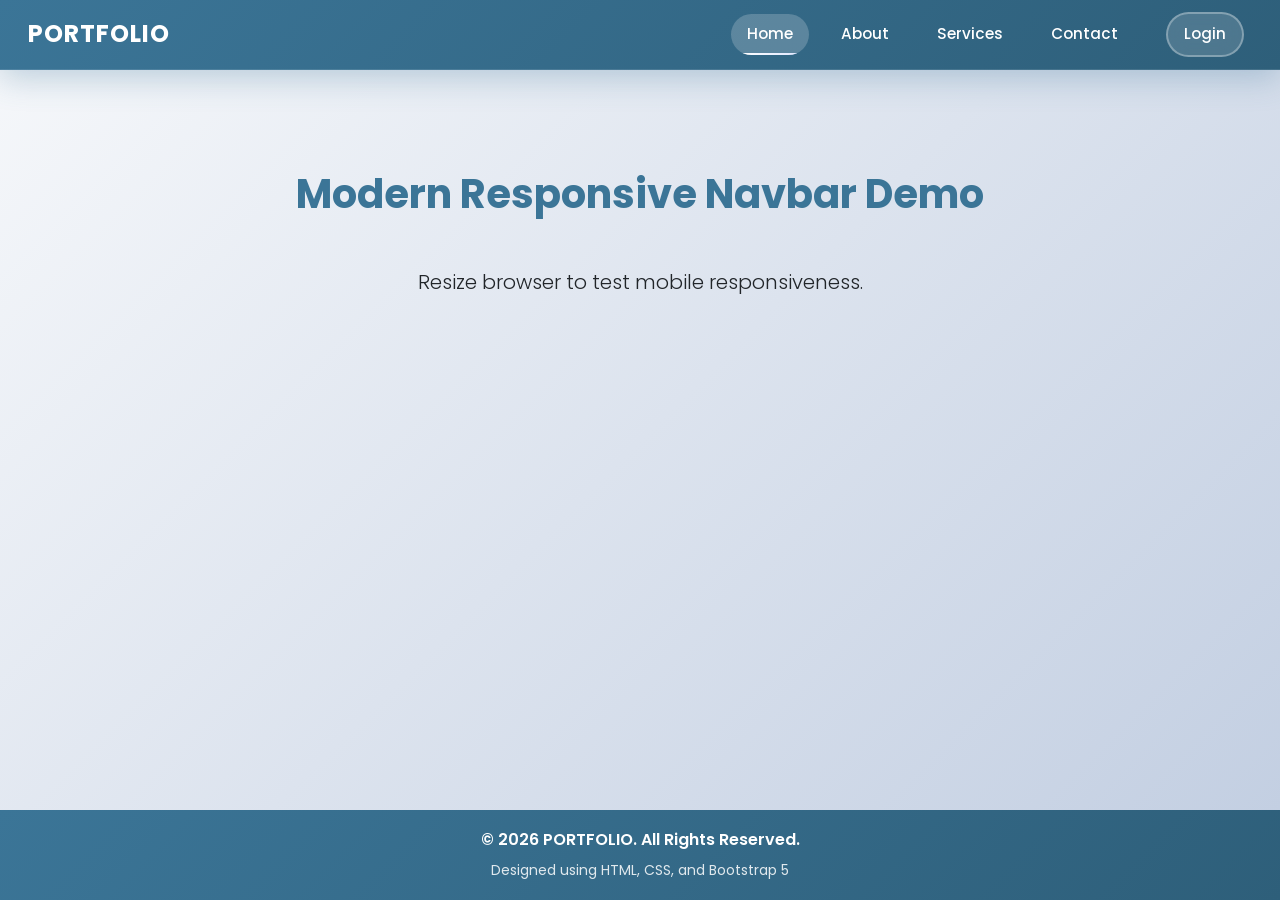
<file: nav.html>
<!DOCTYPE html>
<html lang="en">
<head>
    <meta charset="UTF-8">
    <meta name="viewport" content="width=device-width, initial-scale=1.0">
    <title>Modern Responsive Navbar</title>
    
    <!-- Bootstrap 5 CSS CDN -->
    <link href="https://cdn.jsdelivr.net/npm/bootstrap@5.3.2/dist/css/bootstrap.min.css" rel="stylesheet">
    
    <!-- Poppins Font -->
    <link href="https://fonts.googleapis.com/css2?family=Poppins:wght@300;400;500;600;700&display=swap" rel="stylesheet">
    
    <!-- Bootstrap 5 JS CDN (for collapse functionality) -->
    <script src="https://cdn.jsdelivr.net/npm/bootstrap@5.3.2/dist/js/bootstrap.bundle.min.js"></script>
    
    <style>
        * {
            margin: 0;
            padding: 0;
            box-sizing: border-box;
        }

        body {
            font-family: 'Poppins', sans-serif;
            line-height: 1.6;
        }

        /* Navbar Custom Styles */
        .navbar-custom {
            background: linear-gradient(135deg, #3B7597 0%, #2E5F7A 100%);
            backdrop-filter: blur(10px);
            box-shadow: 0 8px 32px rgba(59, 117, 151, 0.3);
            border-bottom: 1px solid rgba(255, 255, 255, 0.1);
            height: 70px;
            padding: 0 1rem;
            position: sticky;
            top: 0;
            z-index: 1030;
            transition: all 0.3s ease;
        }

        .navbar-brand {
            font-weight: 700;
            font-size: 1.5rem;
            color: #ffffff !important;
            text-decoration: none;
            letter-spacing: 1px;
            transition: all 0.3s ease;
        }

        .navbar-brand:hover {
            color: #f8f9fa !important;
            transform: translateY(-2px);
        }

        /* Navigation Links */
        .navbar-nav .nav-link {
            color: #ffffff !important;
            font-weight: 500;
            font-size: 0.95rem;
            margin: 0 8px;
            padding: 8px 16px !important;
            border-radius: 25px;
            position: relative;
            transition: all 0.3s ease;
            overflow: hidden;
        }

        .navbar-nav .nav-link::before {
            content: '';
            position: absolute;
            bottom: 0;
            left: 50%;
            width: 0;
            height: 2px;
            background: linear-gradient(90deg, #ffffff, #e0e7ff);
            transition: all 0.3s ease;
            transform: translateX(-50%);
        }

        .navbar-nav .nav-link:hover::before {
            width: 80%;
        }

        .navbar-nav .nav-link:hover {
            color: #f8f9fa !important;
            background: rgba(255, 255, 255, 0.15);
            backdrop-filter: blur(10px);
            transform: translateY(-2px);
        }

        /* Active Link */
        .navbar-nav .nav-link.active {
            background: rgba(255, 255, 255, 0.2);
            color: #ffffff !important;
        }

        .navbar-nav .nav-link.active::before {
            width: 80%;
            background: linear-gradient(90deg, #ffffff, #e0e7ff);
        }

        /* Login Button */
        .btn-login {
            background: rgba(255, 255, 255, 0.15) !important;
            border: 2px solid rgba(255, 255, 255, 0.3) !important;
            color: #ffffff !important;
            font-weight: 600;
            padding: 10px 24px !important;
            border-radius: 30px !important;
            transition: all 0.3s ease;
            backdrop-filter: blur(10px);
            position: relative;
            overflow: hidden;
        }

        .btn-login::before {
            content: '';
            position: absolute;
            top: 0;
            left: -100%;
            width: 100%;
            height: 100%;
            background: linear-gradient(90deg, transparent, rgba(255, 255, 255, 0.3), transparent);
            transition: left 0.5s;
        }

        .btn-login:hover::before {
            left: 100%;
        }

        .btn-login:hover {
            background: rgba(255, 255, 255, 0.25) !important;
            border-color: rgba(255, 255, 255, 0.5) !important;
            color: #ffffff !important;
            transform: translateY(-2px);
            box-shadow: 0 8px 25px rgba(59, 117, 151, 0.4);
        }

        /* Hamburger Menu */
        .navbar-toggler {
            border: none;
            padding: 4px 8px;
        }

        .navbar-toggler-icon {
            background-image: url("data:image/svg+xml,%3csvg xmlns='http://www.w3.org/2000/svg' viewBox='0 0 30 30'%3e%3cpath stroke='rgba%28255, 255, 255, 0.8%29' stroke-linecap='round' stroke-miterlimit='10' stroke-width='2' d='M4 7h22M4 15h22M4 23h22'/%3e%3c/svg%3e");
        }

        .navbar-toggler:focus {
            box-shadow: 0 0 0 0.25rem rgba(255, 255, 255, 0.2);
        }

        /* Mobile Menu Styles */
        @media (max-width: 991.98px) {
            .navbar-nav {
                background: rgba(59, 117, 151, 0.95);
                backdrop-filter: blur(20px);
                border-radius: 15px;
                margin-top: 15px;
                padding: 20px;
                box-shadow: 0 10px 40px rgba(59, 117, 151, 0.4);
            }

            .navbar-nav .nav-link {
                margin: 5px 0;
                text-align: center;
                padding: 12px 20px !important;
            }

            .btn-login {
                margin: 10px auto;
                display: block;
                max-width: 200px;
            }
        }

        /* Demo Content */
        .demo-content {
            min-height: calc(100vh - 70px - 90px);
            padding: 100px 20px 40px;
            background: linear-gradient(135deg, #f5f7fa 0%, #c3cfe2 100%);
        }

        /* Scroll effect for navbar */
        .navbar-scrolled {
            background: rgba(59, 117, 151, 0.95) !important;
            backdrop-filter: blur(20px);
            box-shadow: 0 4px 20px rgba(59, 117, 151, 0.4);
        }

        /* Footer */
        footer {
            height: 90px;
            display: flex;
            align-items: center;
            justify-content: center;
            background: linear-gradient(135deg, #3B7597 0%, #2E5F7A 100%);
            color: #ffffff;
            text-align: center;
        }
    </style>
</head>
<body>
    <!-- Navigation Bar -->
    <nav class="navbar navbar-expand-lg navbar-custom fixed-top">
        <div class="container-fluid">
            <!-- Brand/Logo -->
            <a class="navbar-brand fw-bold" href="#">
                <span style="color: #ffffff;">PORTFOLIO</span>
            </a>

            <!-- Toggler/collapsible Button -->
            <button class="navbar-toggler" type="button" data-bs-toggle="collapse" data-bs-target="#navbarNav" aria-controls="navbarNav" aria-expanded="false" aria-label="Toggle navigation">
                <span class="navbar-toggler-icon"></span>
            </button>

            <!-- Navbar Links -->
            <div class="collapse navbar-collapse justify-content-end" id="navbarNav">
                <ul class="navbar-nav align-items-center">
                    <li class="nav-item">
                        <a class="nav-link active" aria-current="page" href="#">Home</a>
                    </li>
                    <li class="nav-item">
                        <a class="nav-link" href="#">About</a>
                    </li>
                    <li class="nav-item">
                        <a class="nav-link" href="#">Services</a>
                    </li>
                    <li class="nav-item">
                        <a class="nav-link" href="#">Contact</a>
                    </li>
                    <li class="nav-item ms-lg-3">
                        <a class="nav-link btn-login" href="#">Login</a>
                    </li>
                </ul>
            </div>
        </div>
    </nav>

    <!-- Demo Content -->
    <div class="demo-content">
        <div class="container">
            <h1 class="text-center mb-5" style="color: #3B7597; font-weight: 700;">Modern Responsive Navbar Demo</h1>
            <p class="text-center lead mb-5">Resize browser to test mobile responsiveness.</p>
        </div>
    </div>

    <!-- Footer -->
    <footer>
        <div class="container">
            <p class="mb-1 fw-semibold">
                &copy; 2026 PORTFOLIO. All Rights Reserved.
            </p>
            <small style="color: rgba(255, 255, 255, 0.85);">
                Designed using HTML, CSS, and Bootstrap 5
            </small>
        </div>
    </footer>

    <script>
        // Navbar scroll effect
        window.addEventListener('scroll', function() {
            const navbar = document.querySelector('.navbar-custom');
            if (window.scrollY > 50) {
                navbar.classList.add('navbar-scrolled');
            } else {
                navbar.classList.remove('navbar-scrolled');
            }
        });

        // Smooth scrolling for nav links (optional)
        document.querySelectorAll('.nav-link').forEach(link => {
            link.addEventListener('click', function(e) {
                e.preventDefault();
            });
        });
    </script>
</body>
</html>
</file>
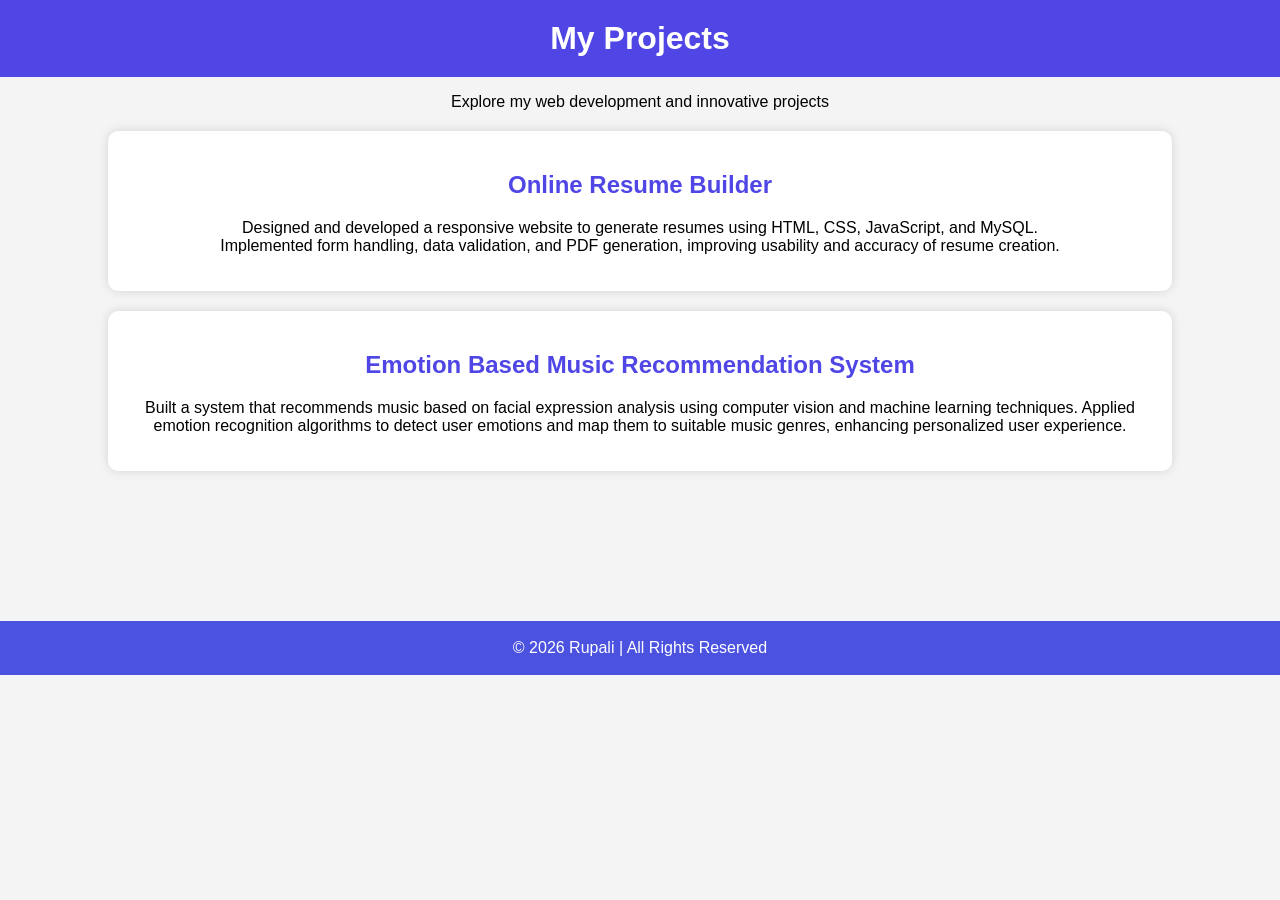
<file: projects1.html>
<!DOCTYPE html>
<html lang="en">

<head>
    
    <title>My Projects</title>


    <style>
        body {
            font-family: Arial;
            background: #f4f4f4;
            text-align: center;
            margin: 0;
        }

        h1 {
            background: #4f46e5;
            color: white;
            padding: 20px;
            margin: 0;
        }

        .project {
            background: white;
            width: 80%;
            margin: 20px auto;
            padding: 20px;
            border-radius: 10px;
            box-shadow: 0 0 10px lightgray;
        }

        h2 {
            color: #4f46e5;
        }

        footer {
            background: #4b52e0;
            color: white;
            padding: 2px;
            margin-top: 150px;
        }
    </style>
    
</head>

<body>

    <h1>My Projects</h1>

    <p>Explore my web development and innovative projects</p>


    <div class="project">
        <h2>Online Resume Builder</h2>
        <p>Designed and developed a responsive website to generate resumes using HTML, CSS, JavaScript, and MySQL.
            <br>Implemented form handling, data validation, and PDF generation, improving usability and accuracy of
            resume creation.
        </p>
    </div>

    <div class="project">
        <h2>Emotion Based Music Recommendation System</h2>
        <p>Built a system that recommends music based on facial expression analysis using computer vision and machine
            learning techniques.
            Applied emotion recognition algorithms to detect user emotions and map them to suitable music genres,
            enhancing personalized user experience.</p>
    </div>

    

    <footer>
        <p>© 2026 Rupali | All Rights Reserved</p>
    </footer>

</body>

</html>
</file>
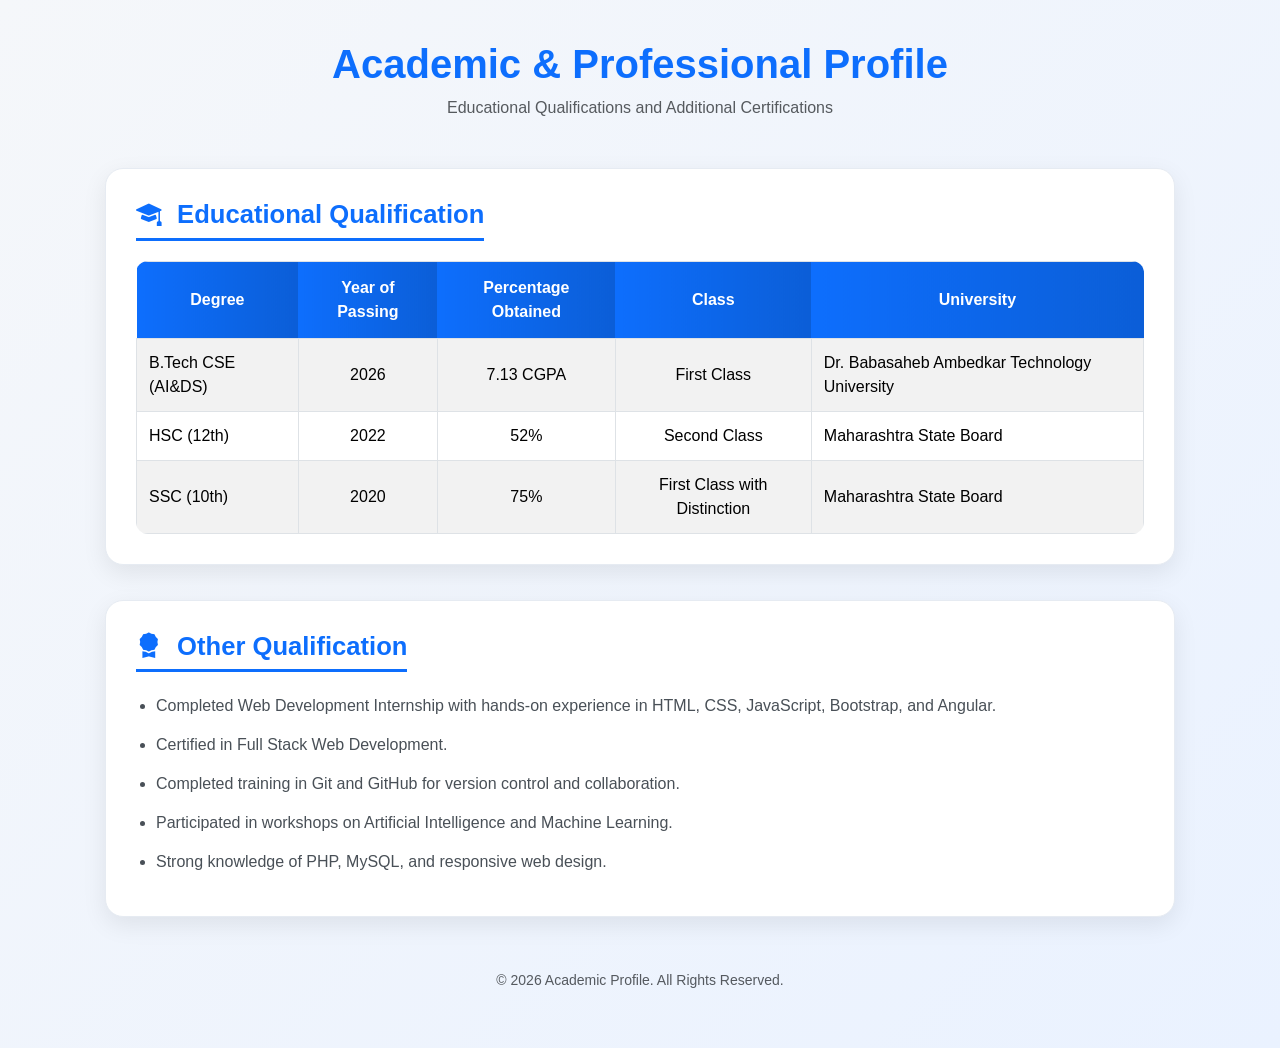
<file: r1.html>
<!DOCTYPE html>
<html lang="en">
<head>
    <!-- Basic Meta Tags -->
    <meta charset="UTF-8">
    <meta name="viewport" content="width=device-width, initial-scale=1.0">

    <title>Educational Qualification Profile</title>

    <!-- Bootstrap 5 CSS CDN -->
    <link
        href="https://cdn.jsdelivr.net/npm/bootstrap@5.3.3/dist/css/bootstrap.min.css"
        rel="stylesheet"
    >

    <!-- Bootstrap Icons CDN -->
    <link
        rel="stylesheet"
        href="https://cdn.jsdelivr.net/npm/bootstrap-icons@1.11.3/font/bootstrap-icons.css"
    >

    <style>
        /* =====================================
           General Page Styling
        ===================================== */
        body {
            font-family: 'Segoe UI', Tahoma, Geneva, Verdana, sans-serif;
            background: linear-gradient(135deg, #f5f7fa, #eaf2ff);
            color: #2c3e50;
        }

        .main-container {
            max-width: 1100px;
            margin: 40px auto;
            padding: 0 15px;
        }

        /* =====================================
           Section Card Styling
        ===================================== */
        .profile-card {
            background: #ffffff;
            border-radius: 18px;
            padding: 30px;
            margin-bottom: 35px;
            box-shadow: 0 8px 25px rgba(0, 0, 0, 0.08);
            border: 1px solid #e6ebf2;
            transition: all 0.3s ease;
        }

        .profile-card:hover {
            transform: translateY(-3px);
            box-shadow: 0 12px 30px rgba(0, 0, 0, 0.12);
        }

        /* =====================================
           Section Heading Styling
        ===================================== */
        .section-title {
            display: inline-block;
            font-size: 1.6rem;
            font-weight: 700;
            color: #0d6efd;
            margin-bottom: 20px;
            padding-bottom: 8px;
            border-bottom: 3px solid #0d6efd;
        }

        .section-title i {
            margin-right: 8px;
        }

        /* =====================================
           Table Styling
        ===================================== */
        .table {
            margin-bottom: 0;
            border-radius: 12px;
            overflow: hidden;
        }

        .table thead th {
            background: linear-gradient(90deg, #0d6efd, #0b5ed7);
            color: #ffffff;
            font-weight: 600;
            text-align: center;
            vertical-align: middle;
            padding: 14px;
            border: none;
        }

        .table tbody td {
            padding: 12px;
            vertical-align: middle;
        }

        /* Hover effect on rows */
        .table-hover tbody tr:hover {
            background-color: #eaf3ff;
            transition: background-color 0.3s ease;
        }

        /* Alternating row colors */
        .table-striped tbody tr:nth-of-type(odd) {
            background-color: #f8fbff;
        }

        /* Other Qualification Text */
        .qualification-text {
            font-size: 1rem;
            line-height: 1.8;
            color: #495057;
            text-align: justify;
        }

        .qualification-text ul {
            margin-bottom: 0;
            padding-left: 20px;
        }

        .qualification-text li {
            margin-bottom: 10px;
        }

        /* =====================================
           Responsive Typography
        ===================================== */
        @media (max-width: 768px) {
            .profile-card {
                padding: 20px;
            }

            .section-title {
                font-size: 1.3rem;
            }

            .table {
                font-size: 0.9rem;
            }
        }

        @media (max-width: 576px) {
            .section-title {
                font-size: 1.1rem;
            }

            .table {
                font-size: 0.85rem;
            }

            .qualification-text {
                font-size: 0.95rem;
            }
        }
    </style>
</head>
<body>

    <!-- Main Container -->
    <div class="container main-container">

        <!-- Page Header -->
        <header class="text-center mb-5">
            <h1 class="fw-bold text-primary">Academic & Professional Profile</h1>
            <p class="text-muted">
                Educational Qualifications and Additional Certifications
            </p>
        </header>

        <!-- ==========================================
             Section 1: Educational Qualification
        =========================================== -->
        <section class="profile-card">
            <h2 class="section-title">
                <i class="bi bi-mortarboard-fill"></i>
                Educational Qualification
            </h2>

            <div class="table-responsive">
                <table class="table table-striped table-bordered table-hover align-middle">
                    <thead>
                        <tr>
                            <th>Degree</th>
                            <th>Year of Passing</th>
                            <th>Percentage Obtained</th>
                            <th>Class</th>
                            <th>University</th>
                        </tr>
                    </thead>
                    <tbody>
                        <tr>
                            <td>B.Tech CSE (AI&DS)</td>
                            <td class="text-center">2026</td>
                            <td class="text-center"> 7.13 CGPA</td>
                            <td class="text-center">First Class</td>
                            <td>Dr. Babasaheb Ambedkar Technology University</td>
                        </tr>
                        <tr>
                            <td>HSC (12th)</td>
                            <td class="text-center">2022</td>
                            <td class="text-center">52%</td>
                            <td class="text-center">Second Class</td>
                            <td>Maharashtra State Board</td>
                        </tr>
                        <tr>
                            <td>SSC (10th)</td>
                            <td class="text-center">2020</td>
                            <td class="text-center">75%</td>
                            <td class="text-center">First Class with Distinction</td>
                            <td>Maharashtra State Board</td>
                        </tr>
                    </tbody>
                </table>
            </div>
        </section>

        <!-- ==========================================
             Section 2: Other Qualification
        =========================================== -->
        <section class="profile-card">
            <h2 class="section-title">
                <i class="bi bi-award-fill"></i>
                Other Qualification
            </h2>

            <div class="qualification-text">
                <ul>
                    <li>Completed Web Development Internship with hands-on experience in HTML, CSS, JavaScript, Bootstrap, and Angular.</li>
                    <li>Certified in Full Stack Web Development.</li>
                    <li>Completed training in Git and GitHub for version control and collaboration.</li>
                    <li>Participated in workshops on Artificial Intelligence and Machine Learning.</li>
                    <li>Strong knowledge of PHP, MySQL, and responsive web design.</li>
                </ul>
            </div>
        </section>

        <!-- Footer -->
        <footer class="text-center text-muted py-3">
            <small>&copy; 2026 Academic Profile. All Rights Reserved.</small>
        </footer>

    </div>

    <!-- Bootstrap 5 JS Bundle -->
    <script src="https://cdn.jsdelivr.net/npm/bootstrap@5.3.3/dist/js/bootstrap.bundle.min.js"></script>
</body>
</html>
</file>
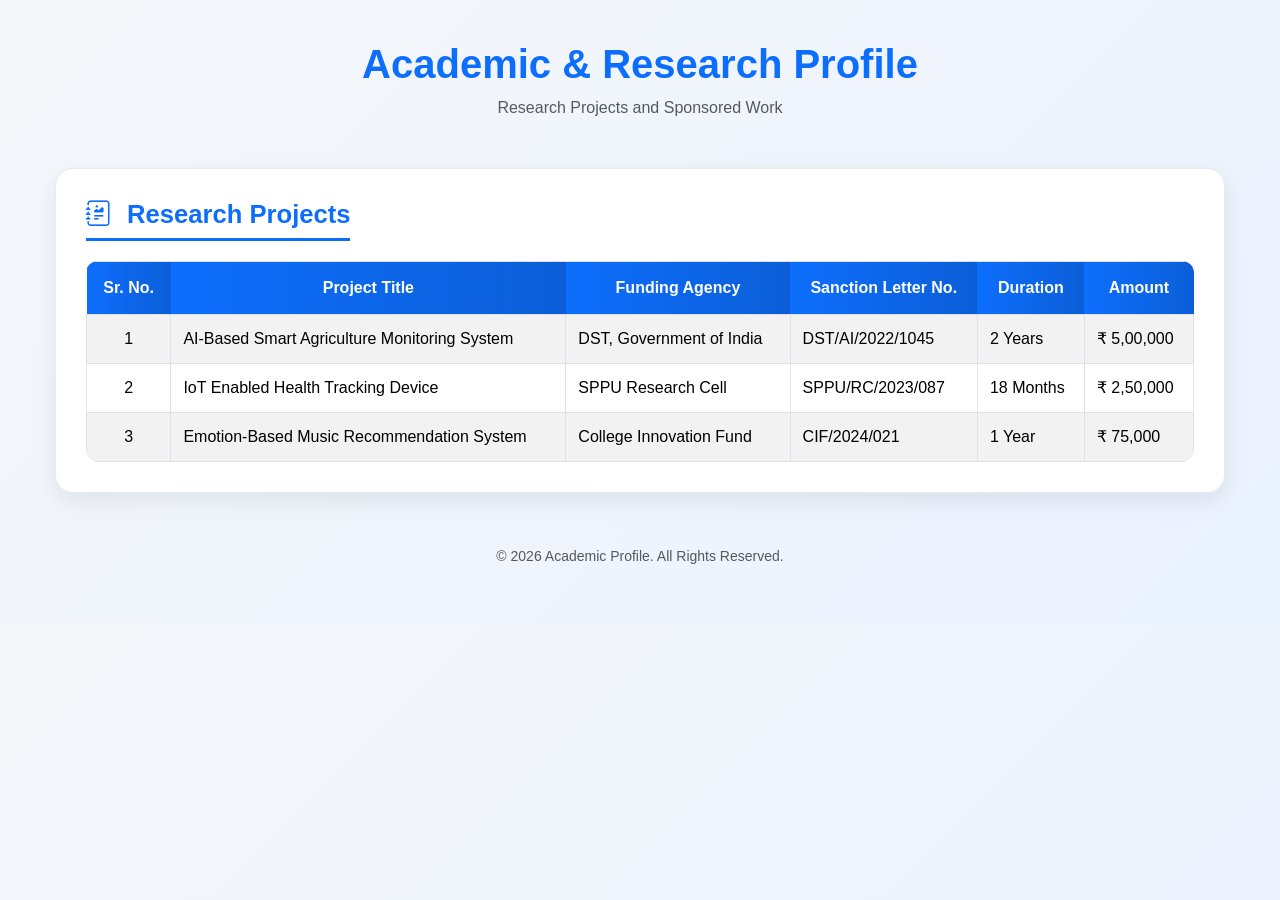
<file: r2.html>
<!DOCTYPE html>
<html lang="en">
<head>
    <!-- Meta Tags -->
    <meta charset="UTF-8">
    <meta name="viewport" content="width=device-width, initial-scale=1.0">
    <title>Research Projects Profile</title>

    <!-- Bootstrap 5 CSS CDN -->
    <link
        href="https://cdn.jsdelivr.net/npm/bootstrap@5.3.3/dist/css/bootstrap.min.css"
        rel="stylesheet"
    >

    <!-- Bootstrap Icons CDN -->
    <link
        rel="stylesheet"
        href="https://cdn.jsdelivr.net/npm/bootstrap-icons@1.11.3/font/bootstrap-icons.css"
    >

    <style>
        /* ==========================================
           General Page Styling
        ========================================== */
        body {
            font-family: 'Segoe UI', Tahoma, Geneva, Verdana, sans-serif;
            background: linear-gradient(135deg, #f5f7fa, #eaf2ff);
            color: #2c3e50;
        }

        .main-container {
            max-width: 1200px;
            margin: 40px auto;
            padding: 0 15px;
        }

        /* ==========================================
           Card Section Styling
        ========================================== */
        .profile-card {
            background: #ffffff;
            border-radius: 18px;
            padding: 30px;
            margin-bottom: 35px;
            border: 1px solid #e6ebf2;
            box-shadow: 0 8px 25px rgba(0, 0, 0, 0.08);
            transition: all 0.3s ease;
        }

        .profile-card:hover {
            transform: translateY(-3px);
            box-shadow: 0 12px 30px rgba(0, 0, 0, 0.12);
        }

        /* ==========================================
           Section Heading
        ========================================== */
        .section-title {
            display: inline-block;
            font-size: 1.6rem;
            font-weight: 700;
            color: #0d6efd;
            margin-bottom: 20px;
            padding-bottom: 8px;
            border-bottom: 3px solid #0d6efd;
        }

        .section-title i {
            margin-right: 8px;
        }

        /* ==========================================
           Table Styling
        ========================================== */
        .table {
            margin-bottom: 0;
            border-radius: 12px;
            overflow: hidden;
        }

        .table thead th {
            background: linear-gradient(90deg, #0d6efd, #0b5ed7);
            color: #ffffff;
            text-align: center;
            font-weight: 600;
            vertical-align: middle;
            padding: 14px;
            border: none;
        }

        .table tbody td {
            padding: 12px;
            vertical-align: middle;
        }

        /* Hover Effect */
        .table-hover tbody tr:hover {
            background-color: #eaf3ff;
            transition: background-color 0.3s ease;
        }

        /* Alternating Row Colors */
        .table-striped tbody tr:nth-of-type(odd) {
            background-color: #f8fbff;
        }

        /* ==========================================
           Responsive Typography
        ========================================== */
        @media (max-width: 768px) {
            .profile-card {
                padding: 20px;
            }

            .section-title {
                font-size: 1.3rem;
            }

            .table {
                font-size: 0.9rem;
            }
        }

        @media (max-width: 576px) {
            .section-title {
                font-size: 1.1rem;
            }

            .table {
                font-size: 0.85rem;
            }
        }
    </style>
</head>
<body>

    <!-- Main Container -->
    <div class="container main-container">

        <!-- Page Header -->
        <header class="text-center mb-5">
            <h1 class="fw-bold text-primary">Academic & Research Profile</h1>
            <p class="text-muted">
                Research Projects and Sponsored Work
            </p>
        </header>

        <!-- ==========================================
             Section: Research Projects
        ========================================== -->
        <section class="profile-card">
            <h2 class="section-title">
                <i class="bi bi-journal-richtext"></i>
                Research Projects
            </h2>

            <!-- Responsive Table Wrapper -->
            <div class="table-responsive">
                <table class="table table-striped table-bordered table-hover align-middle">
                    <thead>
                        <tr>
                            <th>Sr. No.</th>
                            <th>Project Title</th>
                            <th>Funding Agency</th>
                            <th>Sanction Letter No.</th>
                            <th>Duration</th>
                            <th>Amount</th>
                        </tr>
                    </thead>
                    <tbody>
                        <tr>
                            <td class="text-center">1</td>
                            <td>AI-Based Smart Agriculture Monitoring System</td>
                            <td>DST, Government of India</td>
                            <td>DST/AI/2022/1045</td>
                            <td>2 Years</td>
                            <td>₹ 5,00,000</td>
                        </tr>
                        <tr>
                            <td class="text-center">2</td>
                            <td>IoT Enabled Health Tracking Device</td>
                            <td>SPPU Research Cell</td>
                            <td>SPPU/RC/2023/087</td>
                            <td>18 Months</td>
                            <td>₹ 2,50,000</td>
                        </tr>
                        <tr>
                            <td class="text-center">3</td>
                            <td>Emotion-Based Music Recommendation System</td>
                            <td>College Innovation Fund</td>
                            <td>CIF/2024/021</td>
                            <td>1 Year</td>
                            <td>₹ 75,000</td>
                        </tr>
                    </tbody>
                </table>
            </div>
        </section>

        <!-- Footer -->
        <footer class="text-center text-muted py-3">
            <small>&copy; 2026 Academic Profile. All Rights Reserved.</small>
        </footer>

    </div>

    <!-- Bootstrap 5 JS Bundle -->
    <script src="https://cdn.jsdelivr.net/npm/bootstrap@5.3.3/dist/js/bootstrap.bundle.min.js"></script>
</body>
</html>
</file>
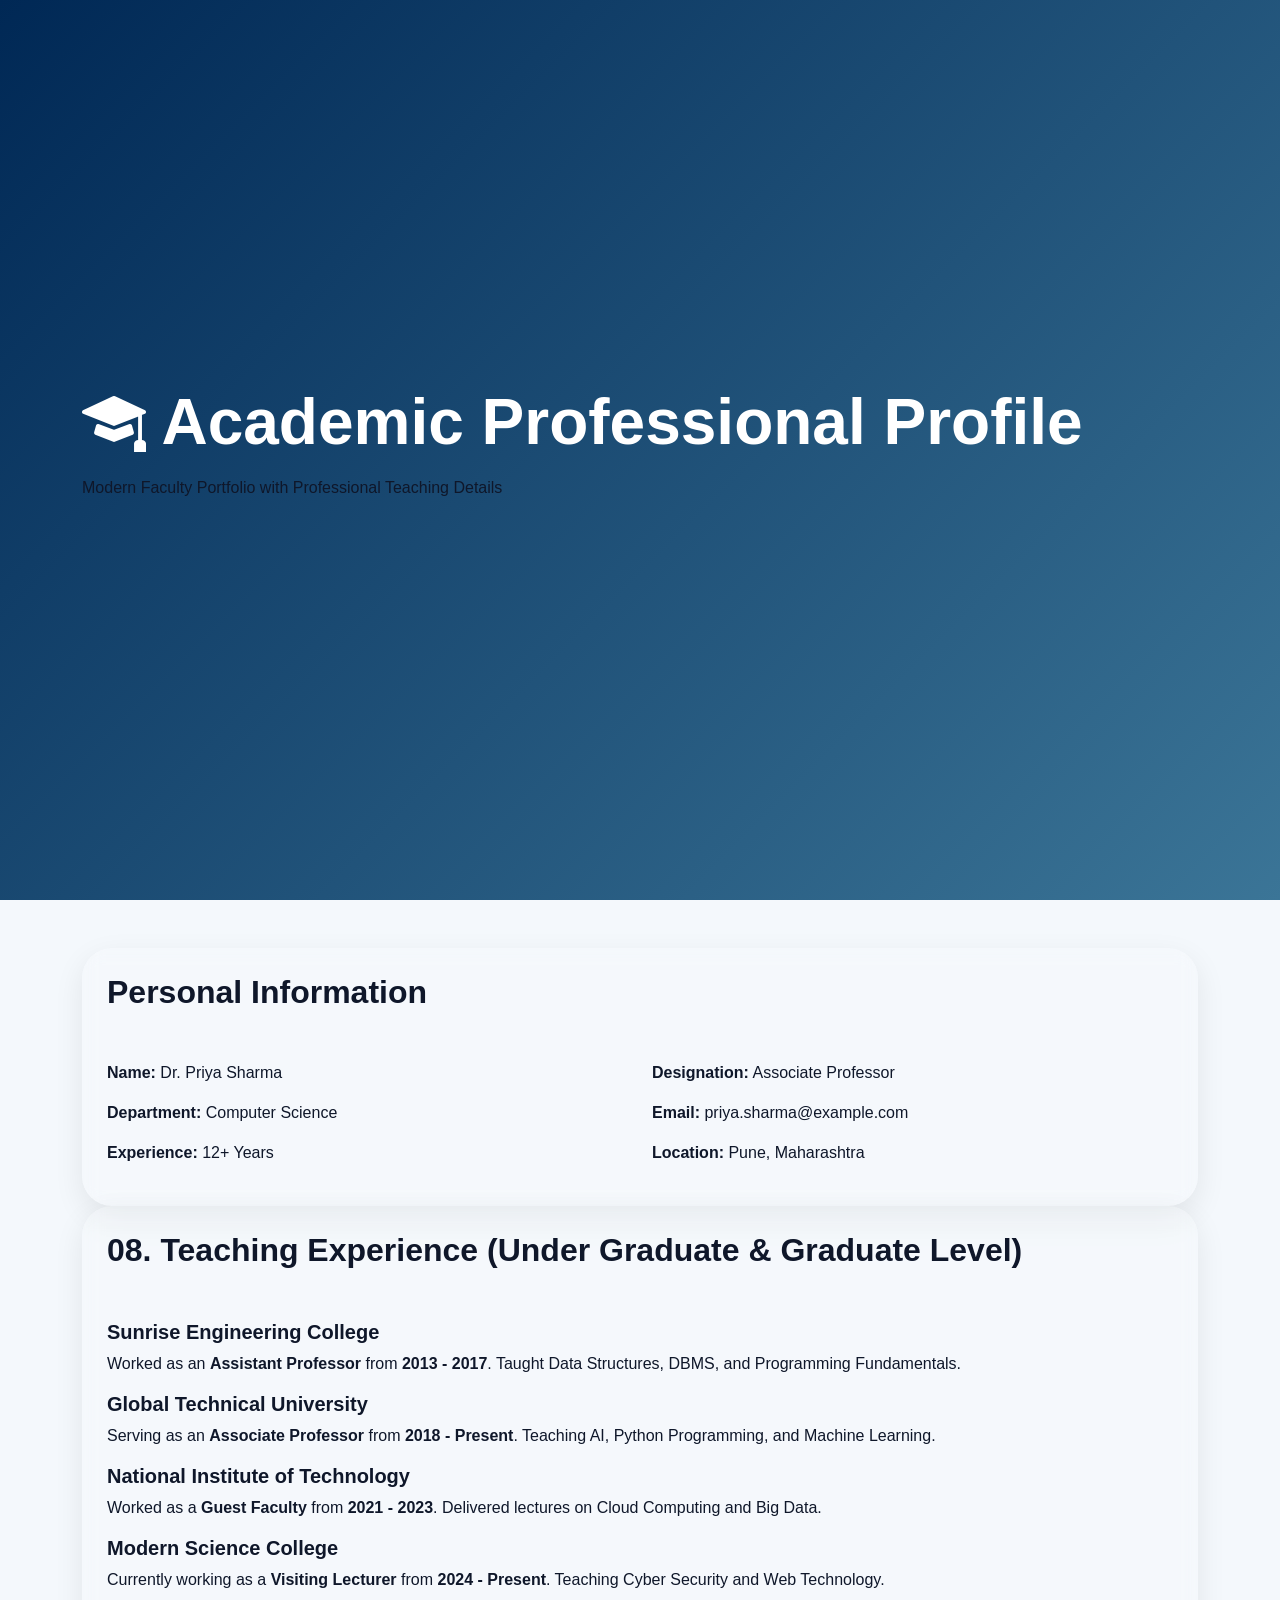
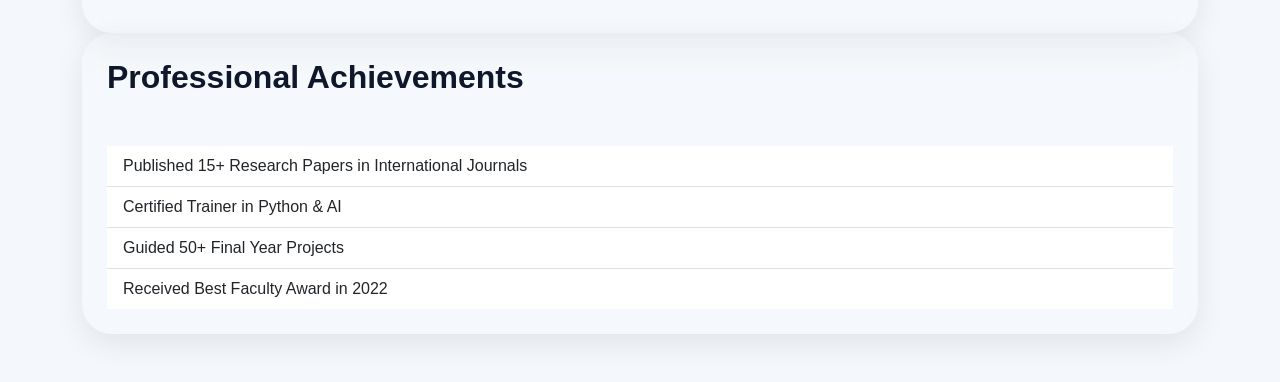
<file: teaching.html>
<!DOCTYPE html>
<html lang="en">
<head>
<meta charset="UTF-8">
<meta name="viewport" content="width=device-width, initial-scale=1">

<title>Academic Professional Profile</title>

<!-- Bootstrap 5 CDN -->
<link href="https://cdn.jsdelivr.net/npm/bootstrap@5.3.3/dist/css/bootstrap.min.css" rel="stylesheet">

<!-- Bootstrap Icons -->
<link rel="stylesheet" href="https://cdn.jsdelivr.net/npm/bootstrap-icons@1.11.3/font/bootstrap-icons.min.css">

<!-- External CSS -->
<link rel="stylesheet" href="style.css">

</head>
<body>

<!-- Header Section -->
<header class="hero-section">
    <div class="container">
        <h1><i class="bi bi-mortarboard-fill"></i> Academic Professional Profile</h1>
        <p>Modern Faculty Portfolio with Professional Teaching Details</p>
    </div>
</header>

<!-- Main Content -->
<main class="container my-5">

    <!-- Personal Information -->
    <section class="profile-card">
        <h2 class="section-title">Personal Information</h2>

        <div class="row">
            <div class="col-md-6 mb-3">
                <strong>Name:</strong> Dr. Priya Sharma
            </div>

            <div class="col-md-6 mb-3">
                <strong>Designation:</strong> Associate Professor
            </div>

            <div class="col-md-6 mb-3">
                <strong>Department:</strong> Computer Science
            </div>

            <div class="col-md-6 mb-3">
                <strong>Email:</strong> priya.sharma@example.com
            </div>

            <div class="col-md-6 mb-3">
                <strong>Experience:</strong> 12+ Years
            </div>

            <div class="col-md-6 mb-3">
                <strong>Location:</strong> Pune, Maharashtra
            </div>
        </div>
    </section>

    <!-- Teaching Experience -->
    <section class="profile-card">
        <h2 class="section-title">08. Teaching Experience (Under Graduate & Graduate Level)</h2>

        <div class="exp-box">
            <h5>Sunrise Engineering College</h5>
            <p>
                Worked as an <strong>Assistant Professor</strong> from <strong>2013 - 2017</strong>.
                Taught Data Structures, DBMS, and Programming Fundamentals.
            </p>
        </div>

        <div class="exp-box">
            <h5>Global Technical University</h5>
            <p>
                Serving as an <strong>Associate Professor</strong> from <strong>2018 - Present</strong>.
                Teaching AI, Python Programming, and Machine Learning.
            </p>
        </div>

        <div class="exp-box">
            <h5>National Institute of Technology</h5>
            <p>
                Worked as a <strong>Guest Faculty</strong> from <strong>2021 - 2023</strong>.
                Delivered lectures on Cloud Computing and Big Data.
            </p>
        </div>

        <div class="exp-box">
            <h5>Modern Science College</h5>
            <p>
                Currently working as a <strong>Visiting Lecturer</strong> from <strong>2024 - Present</strong>.
                Teaching Cyber Security and Web Technology.
            </p>
        </div>
    </section>

    <!-- Achievements -->
    <section class="profile-card">
        <h2 class="section-title">Professional Achievements</h2>

        <ul class="list-group list-group-flush">
            <li class="list-group-item">Published 15+ Research Papers in International Journals</li>
            <li class="list-group-item">Certified Trainer in Python & AI</li>
            <li class="list-group-item">Guided 50+ Final Year Projects</li>
            <li class="list-group-item">Received Best Faculty Award in 2022</li>
        </ul>
    </section>

</main>

<!-- Bootstrap JS -->
<script src="https://cdn.jsdelivr.net/npm/bootstrap@5.3.3/dist/js/bootstrap.bundle.min.js"></script>

</body>
</html>
</file>
<file: style.css>
:root{
    --primary:#3B7597;
    --secondary:#002855;
    --light:#f4f8fc;
    --white:#ffffff;
    --dark:#0f172a;
    --shadow:0 10px 30px rgba(0,0,0,0.08);
    --radius:20px;
}

/* ================= BODY ================= */

*{
    margin:0;
    padding:0;
    box-sizing:border-box;
}

html{
    scroll-behavior:smooth;
}

body{
    font-family:'Roboto',sans-serif;
    background:var(--light);
    overflow-x:hidden;
    color:var(--dark);
}

h1,h2,h3,h4,h5{
    font-family:'Poppins',sans-serif;
    font-weight:600;
}

.section-padding{
    padding:90px 0;
}

/* ================= SIDEBAR ================= */

.sidebar{
    position:fixed;
    top:0;
    left:0;
    width:290px;
    height:100vh;
    background:linear-gradient(180deg,var(--secondary),var(--primary));
    padding:25px 18px;
    overflow-y:auto;
    z-index:9999;
    transition:0.4s;
}

.sidebar-header{
    margin-bottom:35px;
    text-align:center;
}

.sidebar-header h3{
    color:white;
    font-size:1.7rem;
}

.sidebar-links{
    list-style:none;
    padding:0;
}

.sidebar-links li{
    margin-bottom:10px;
}

.sidebar-links a{
    display:flex;
    align-items:center;
    gap:14px;
    text-decoration:none;
    color:white;
    padding:14px 18px;
    border-radius:14px;
    transition:0.3s;
    font-size:15px;
}

.sidebar-links a:hover{
    background:rgba(255,255,255,0.15);
    transform:translateX(5px);
}

.sidebar-links a.active{
    background:white;
    color:var(--secondary);
    font-weight:600;
}

.sidebar-links a i{
    font-size:18px;
}

.close-btn{
    display:none;
}

/* ================= MENU BUTTON ================= */

.menu-toggle{
    display:none;
}

/* ================= MAIN CONTENT ================= */

.main-content{
    margin-left:290px;
}

/* ================= HERO ================= */

.hero-section{
    min-height:100vh;
    background:linear-gradient(135deg,var(--secondary),var(--primary));
    display:flex;
    align-items:center;
    padding:100px 0;
}

.hero-badge{
    display:inline-block;
    background:rgba(255,255,255,0.15);
    padding:10px 18px;
    border-radius:30px;
    color:white;
    margin-bottom:20px;
    font-weight:500;
}

.hero-section h1{
    color:white;
    font-size:4rem;
    margin-bottom:15px;
}

.hero-section h3{
    color:#dcefff;
    margin-bottom:20px;
}

.hero-desc{
    color:#e6eef7;
    font-size:1.1rem;
    line-height:1.8;
    max-width:650px;
}

.hero-buttons{
    margin-top:35px;
}

.btn-gradient{
    background:linear-gradient(135deg,#4f93bc,var(--secondary));
    border:none;
    color:white;
    padding:14px 28px;
    border-radius:50px;
    transition:0.3s;
    text-decoration:none;
    display:inline-block;
    font-weight:500;
}

.btn-gradient:hover{
    transform:translateY(-4px);
    color:white;
}

.btn-light-custom{
    background:white;
    color:var(--secondary);
    padding:14px 28px;
    border-radius:50px;
    margin-left:15px;
    text-decoration:none;
    font-weight:500;
    transition:0.3s;
}

.btn-light-custom:hover{
    transform:translateY(-4px);
    color:var(--secondary);
}

.profile-card{
    background:rgba(255,255,255,0.12);
    backdrop-filter:blur(10px);
    padding:25px;
    border-radius:30px;
    box-shadow:var(--shadow);
}

.profile-img{
    width:100%;
    border-radius:25px;
}
.profile-box{
    background: rgba(255,255,255,0.15);
    padding:20px;
    border-radius:25px;
    backdrop-filter: blur(10px);
    display:inline-block;
}

.profile-img{
    width:460px;
    height:560px;
    object-fit:cover;
    border-radius:20px;
    border:4px solid white;
    transition:0.4s;
}

.profile-img:hover{
    transform: scale(1.05);
}

/* ================= SECTION TITLE ================= */

.section-title{
    margin-bottom:50px;
}

.section-title h2{
    font-size:2.2rem;
    color:var(--secondary);
}

/* ================= CARDS ================= */

.glass-card,
.info-card,
.research-card,
.nss-card,
.achievement-card,
.contact-form-card,
.contact-info-card{
    background:white;
    padding:30px;
    border-radius:var(--radius);
    box-shadow:var(--shadow);
    transition:0.4s;
    height:100%;
}

.glass-card:hover,
.info-card:hover,
.research-card:hover,
.nss-card:hover,
.achievement-card:hover{
    transform:translateY(-8px);
}

.card-icon{
    font-size:2rem;
    color:var(--primary);
    margin-bottom:15px;
}

.glass-card h5{
    margin-bottom:10px;
}

.glass-card p{
    margin-bottom:0;
    color:#475569;
}

/* ================= TABLE ================= */

.custom-table{
    background:white;
    border-radius:20px;
    overflow:hidden;
    box-shadow:var(--shadow);
}

.table{
    margin-bottom:0;
}

.table thead{
    background:var(--secondary);
    color:white;
}

.table th,
.table td{
    padding:18px;
    vertical-align:middle;
}

/* ================= TIMELINE ================= */

.timeline{
    border-left:4px solid var(--primary);
    padding-left:25px;
}

.timeline-item{
    margin-bottom:25px;
    position:relative;
}

.timeline-item::before{
    content:'';
    position:absolute;
    left:-37px;
    top:20px;
    width:18px;
    height:18px;
    background:var(--primary);
    border-radius:50%;
}

.timeline-content{
    background:white;
    padding:25px;
    border-radius:20px;
    box-shadow:var(--shadow);
}

/* ================= NSS ================= */

.nss-card{
    background:linear-gradient(135deg,var(--primary),var(--secondary));
    color:white;
}

.nss-card i{
    font-size:2rem;
    margin-bottom:15px;
}

.nss-card h5{
    margin-bottom:12px;
}

/* ================= ACHIEVEMENTS ================= */

.achievement-card{
    text-align:center;
}

.achievement-card i{
    font-size:3rem;
    color:gold;
    margin-bottom:15px;
}

.achievement-card h3{
    color:var(--secondary);
    font-size:2rem;
}

/* ================= FOOTER ================= */

.footer{
    background:linear-gradient(135deg,var(--secondary),#00152c);
    color:white;
    padding:70px 0 20px;
}

.footer-links{
    list-style:none;
    padding:0;
}

.footer-links li{
    margin-bottom:10px;
}

.footer-links a{
    color:white;
    text-decoration:none;
}

.social-icons a{
    color:white;
    font-size:1.4rem;
    margin-right:15px;
    transition:0.3s;
}

.social-icons a:hover{
    color:#9fd4ff;
}

/* ================= CONTACT ================= */

.contact-header{
    background:linear-gradient(135deg,var(--secondary),var(--primary));
    padding:120px 0;
}

.contact-header h1{
    color:white;
    font-size:3rem;
}

.contact-header p{
    color:#dcefff;
}

.form-control{
    border-radius:15px;
    padding:15px;
}

.message-box{
    height:150px !important;
}

.contact-info-card{
    text-align:center;
}

.contact-info-card i{
    font-size:2rem;
    color:var(--primary);
    margin-bottom:15px;
}

.map-placeholder{
    background:#dbe9f5;
    border-radius:20px;
    padding:60px;
    text-align:center;
}

/* ================= SCROLL BUTTON ================= */

#scrollTopBtn{
    position:fixed;
    bottom:20px;
    right:20px;
    width:55px;
    height:55px;
    border:none;
    border-radius:50%;
    background:var(--secondary);
    color:white;
    display:none;
    z-index:999;
    box-shadow:var(--shadow);
}

/* ================= ANIMATION ================= */

.fade-up{
    opacity:0;
    transform:translateY(40px);
    transition:0.6s;
}

.fade-up.show{
    opacity:1;
    transform:translateY(0);
}

/* ================= SCROLLBAR ================= */

::-webkit-scrollbar{
    width:8px;
}

::-webkit-scrollbar-thumb{
    background:var(--primary);
    border-radius:10px;
}

/* ================= MOBILE ================= */

@media(max-width:991px){

    .sidebar{
        left:-100%;
    }

    .sidebar.active{
        left:0;
    }

    .main-content{
        margin-left:0;
    }

    .menu-toggle{
        display:flex;
        align-items:center;
        justify-content:center;
        position:fixed;
        top:20px;
        left:20px;
        width:50px;
        height:50px;
        border:none;
        border-radius:12px;
        background:var(--secondary);
        color:white;
        z-index:10000;
        font-size:1.5rem;
    }

    .close-btn{
        display:block;
        position:absolute;
        right:18px;
        top:20px;
        border:none;
        background:none;
        color:white;
        font-size:1.2rem;
    }

    .hero-section{
        text-align:center;
        padding:120px 0 80px;
    }

    .hero-section h1{
        font-size:2.7rem;
    }

    .profile-card{
        margin-top:40px;
    }

    .btn-light-custom{
        margin-left:0;
        margin-top:15px;
        display:inline-block;
    }
}
</file>
